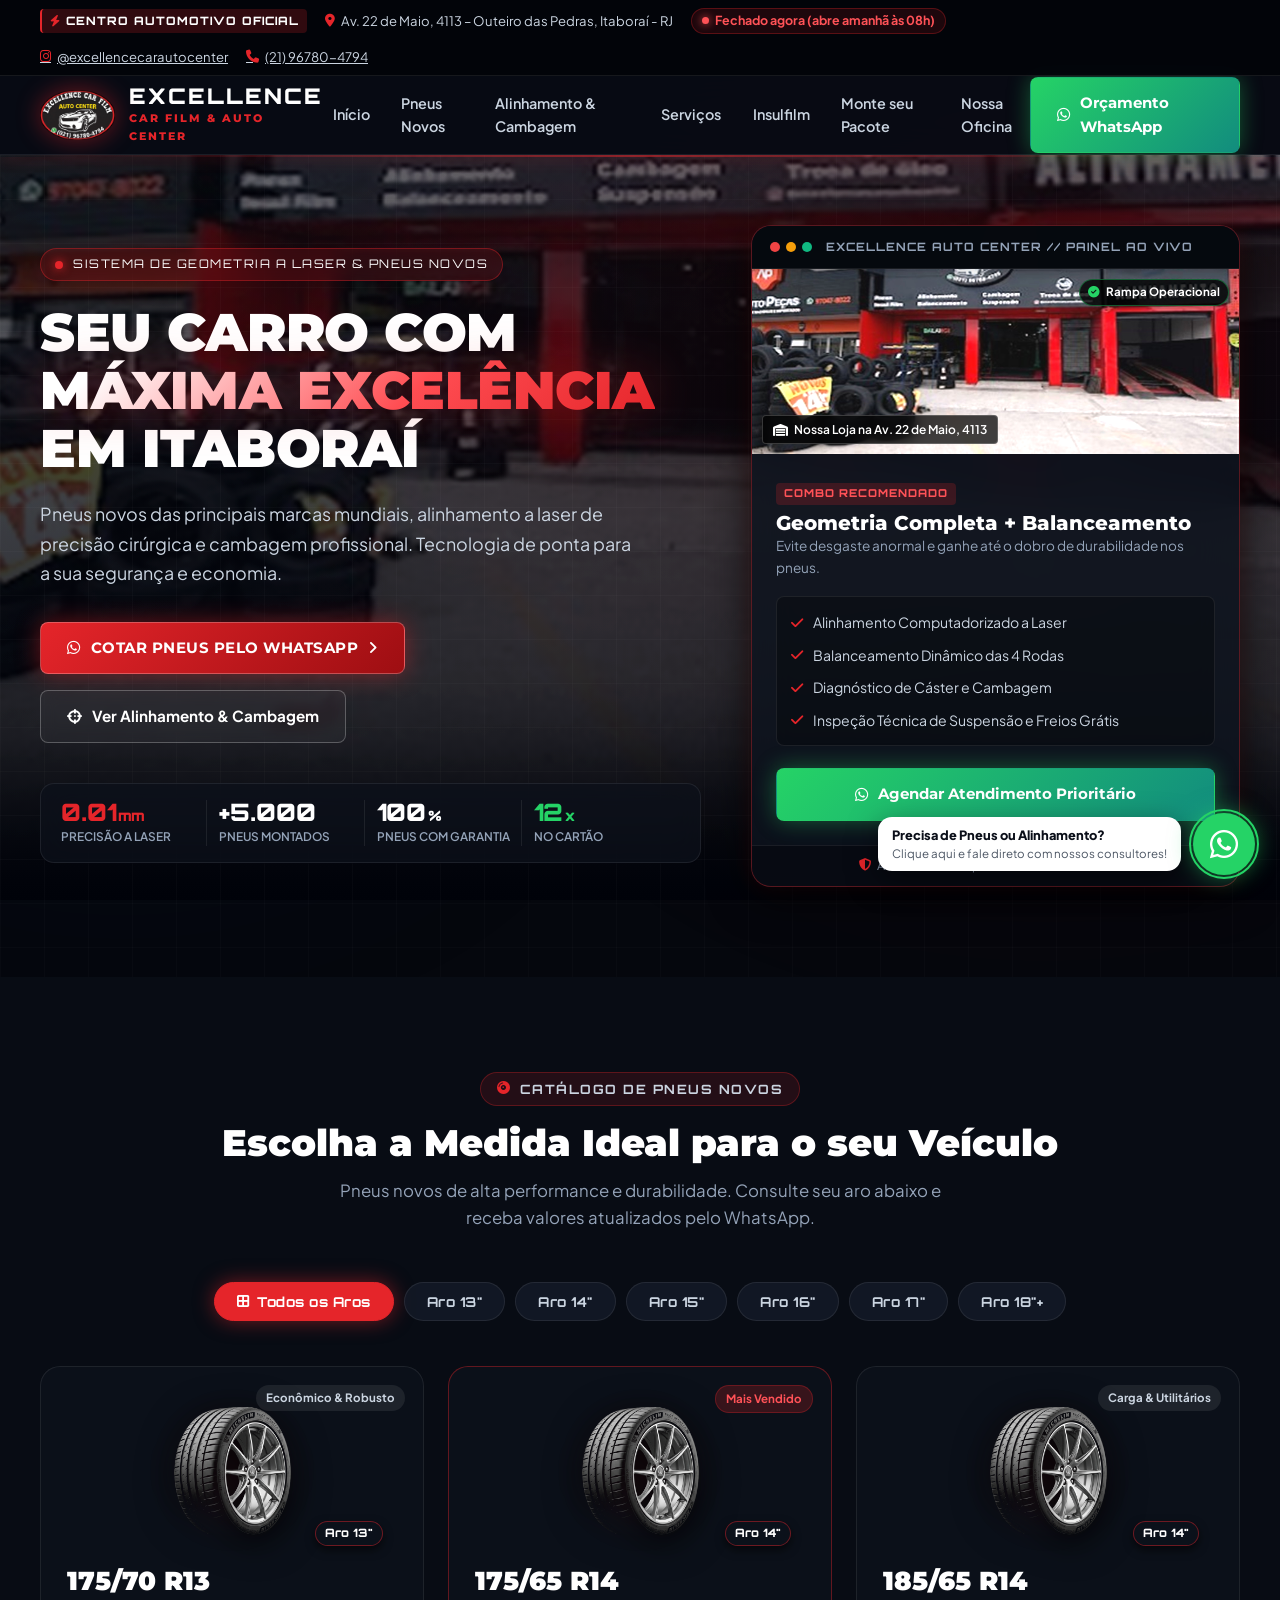
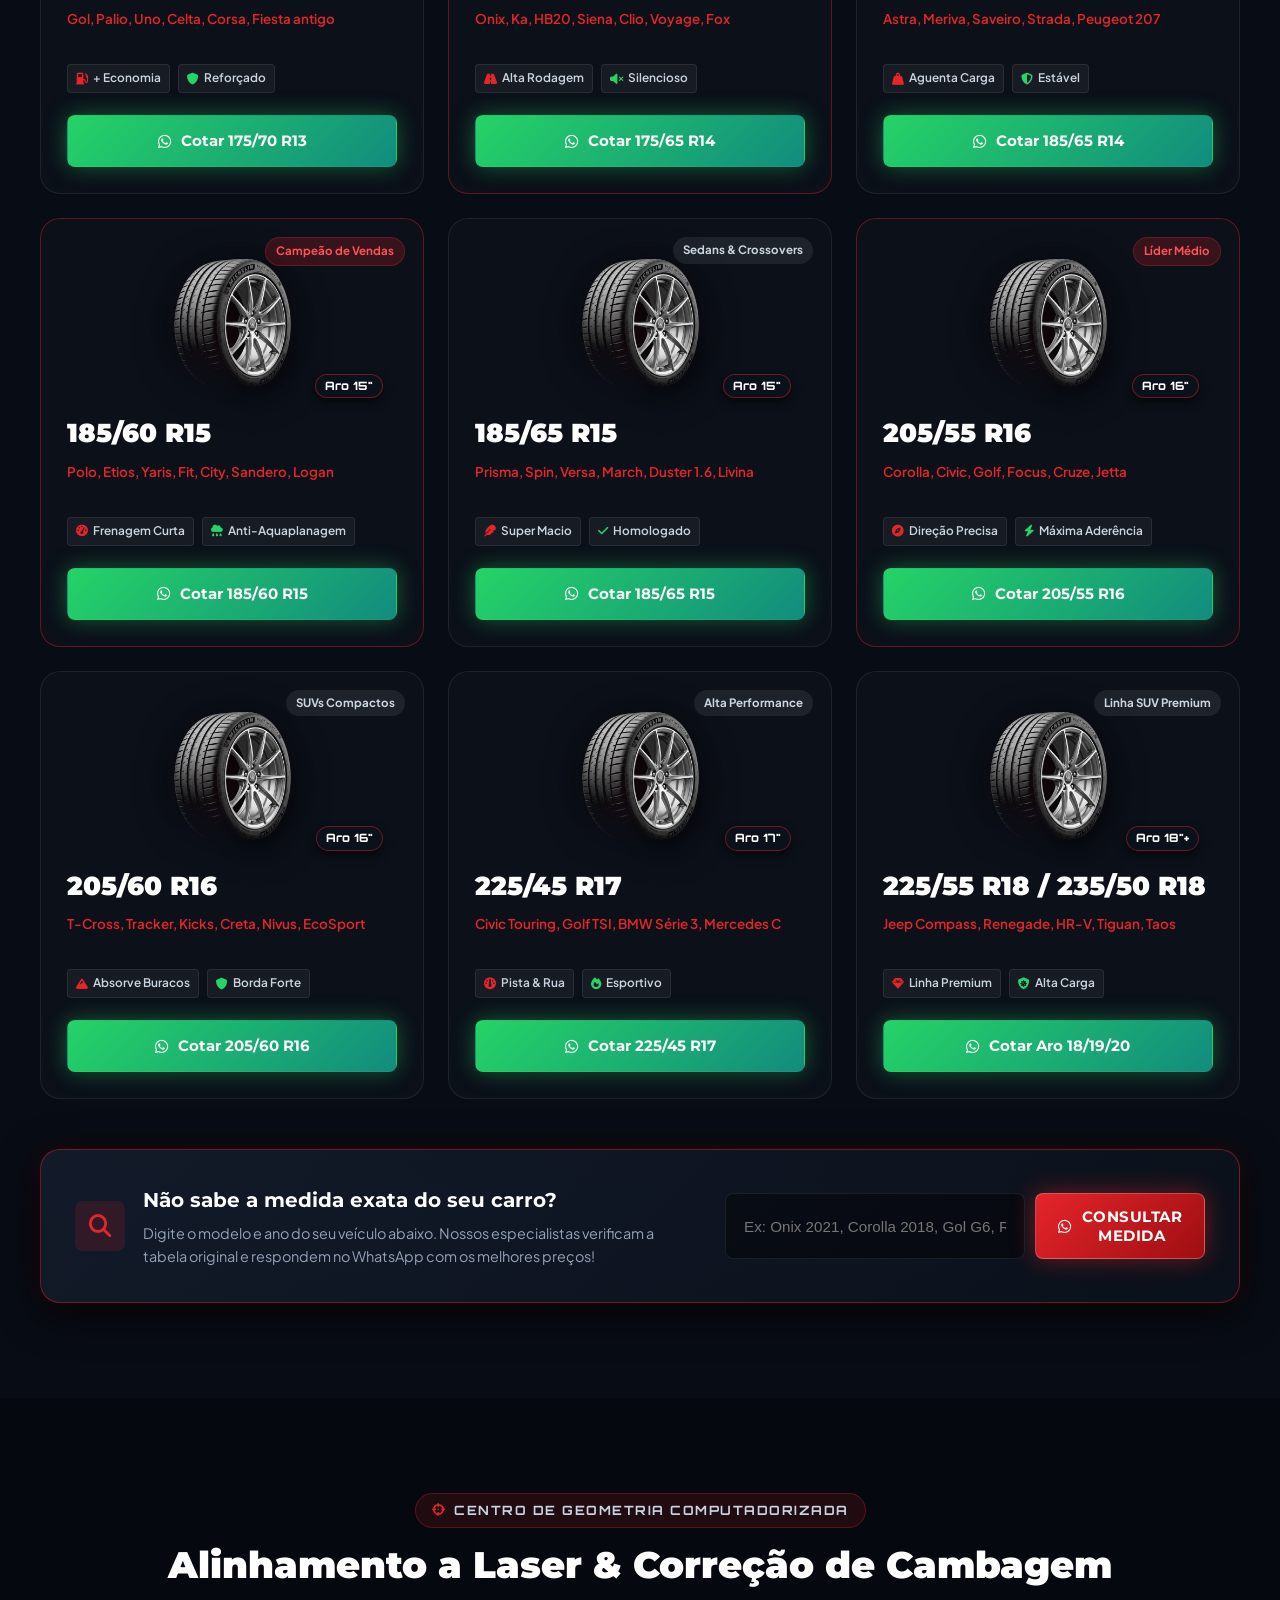
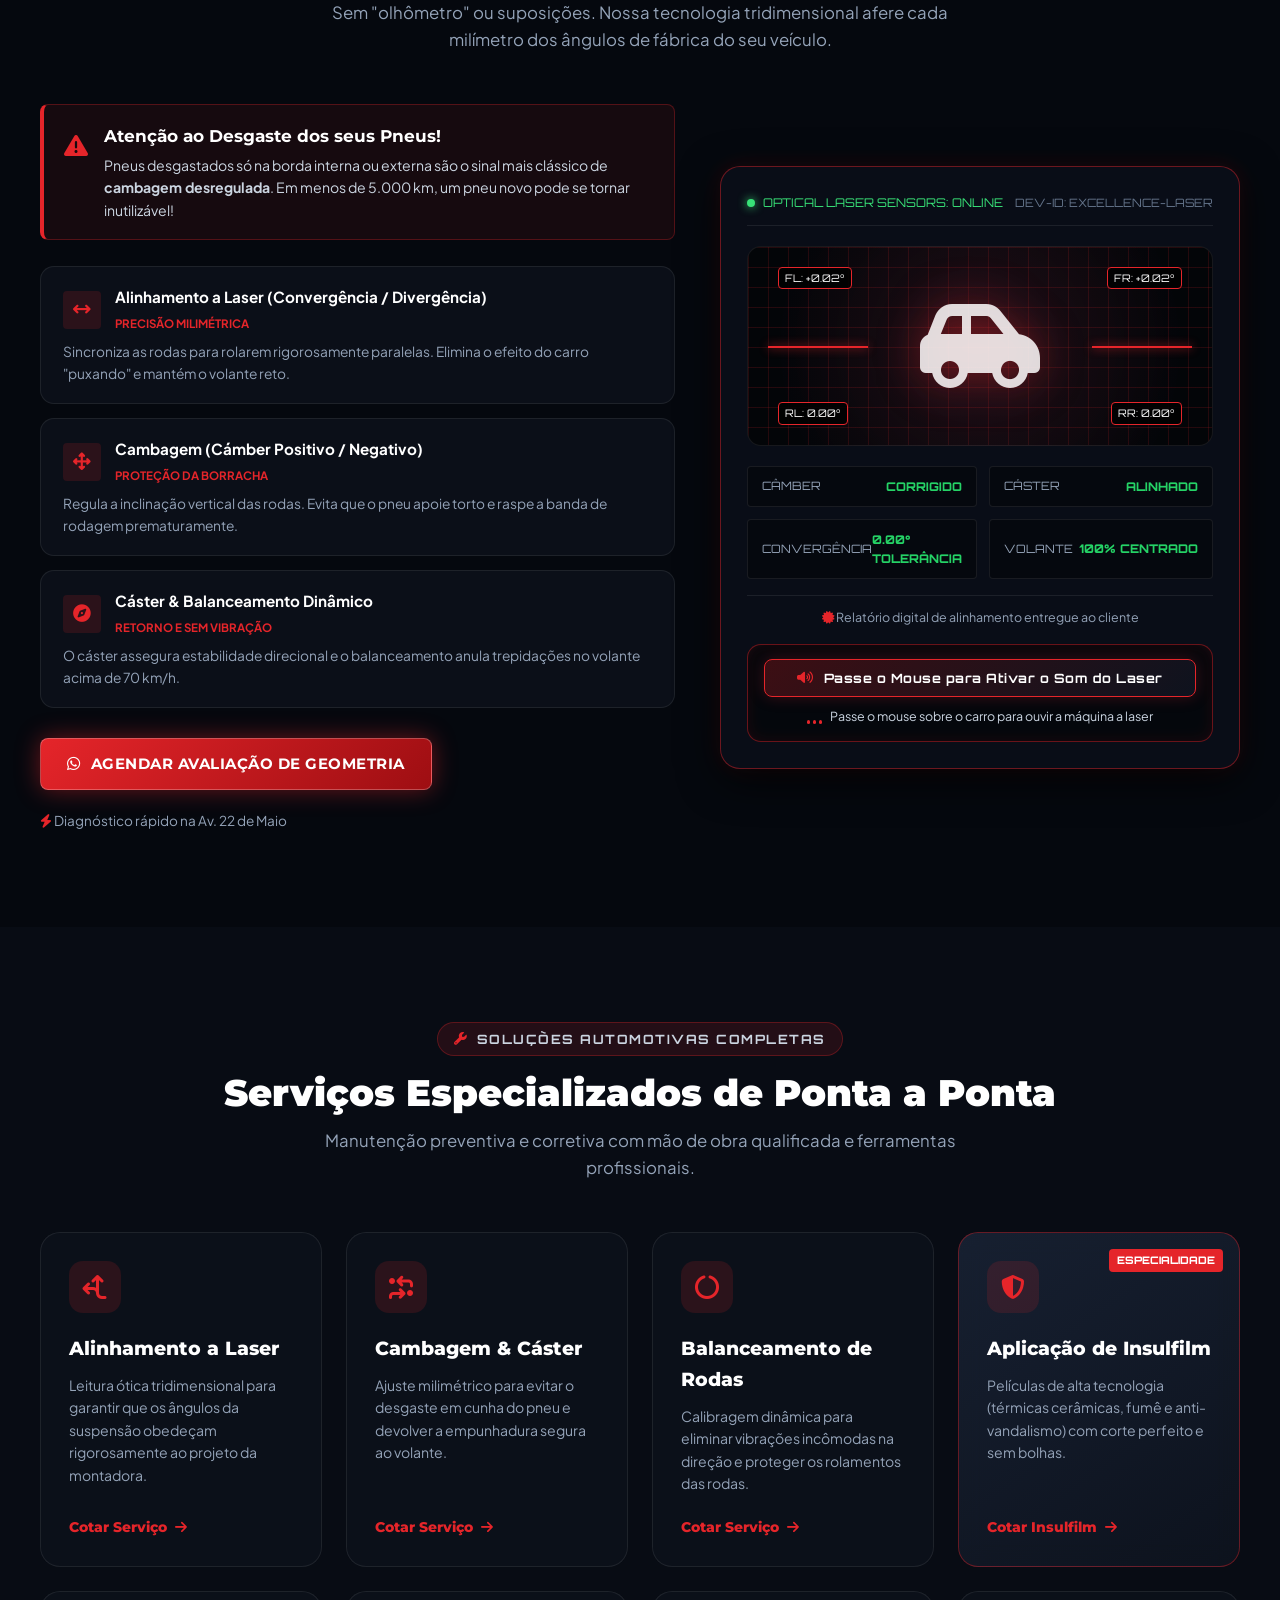
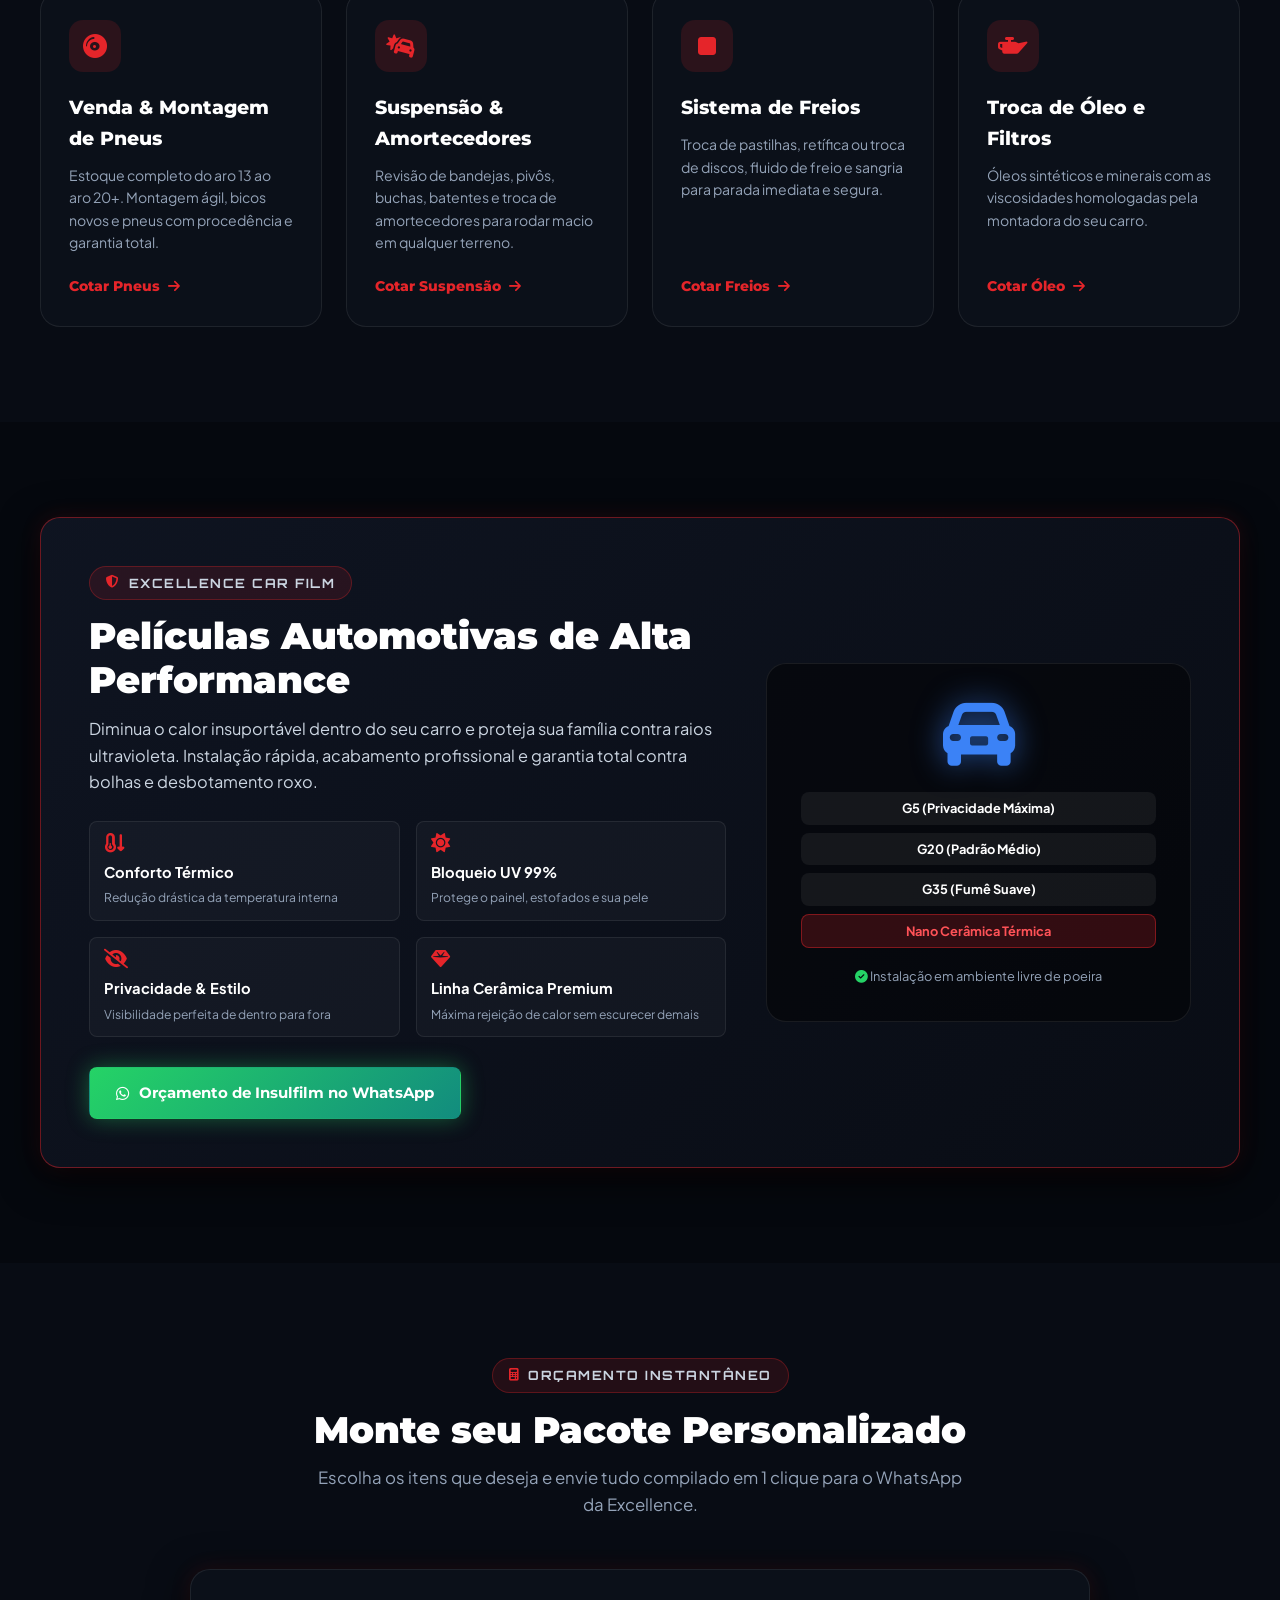
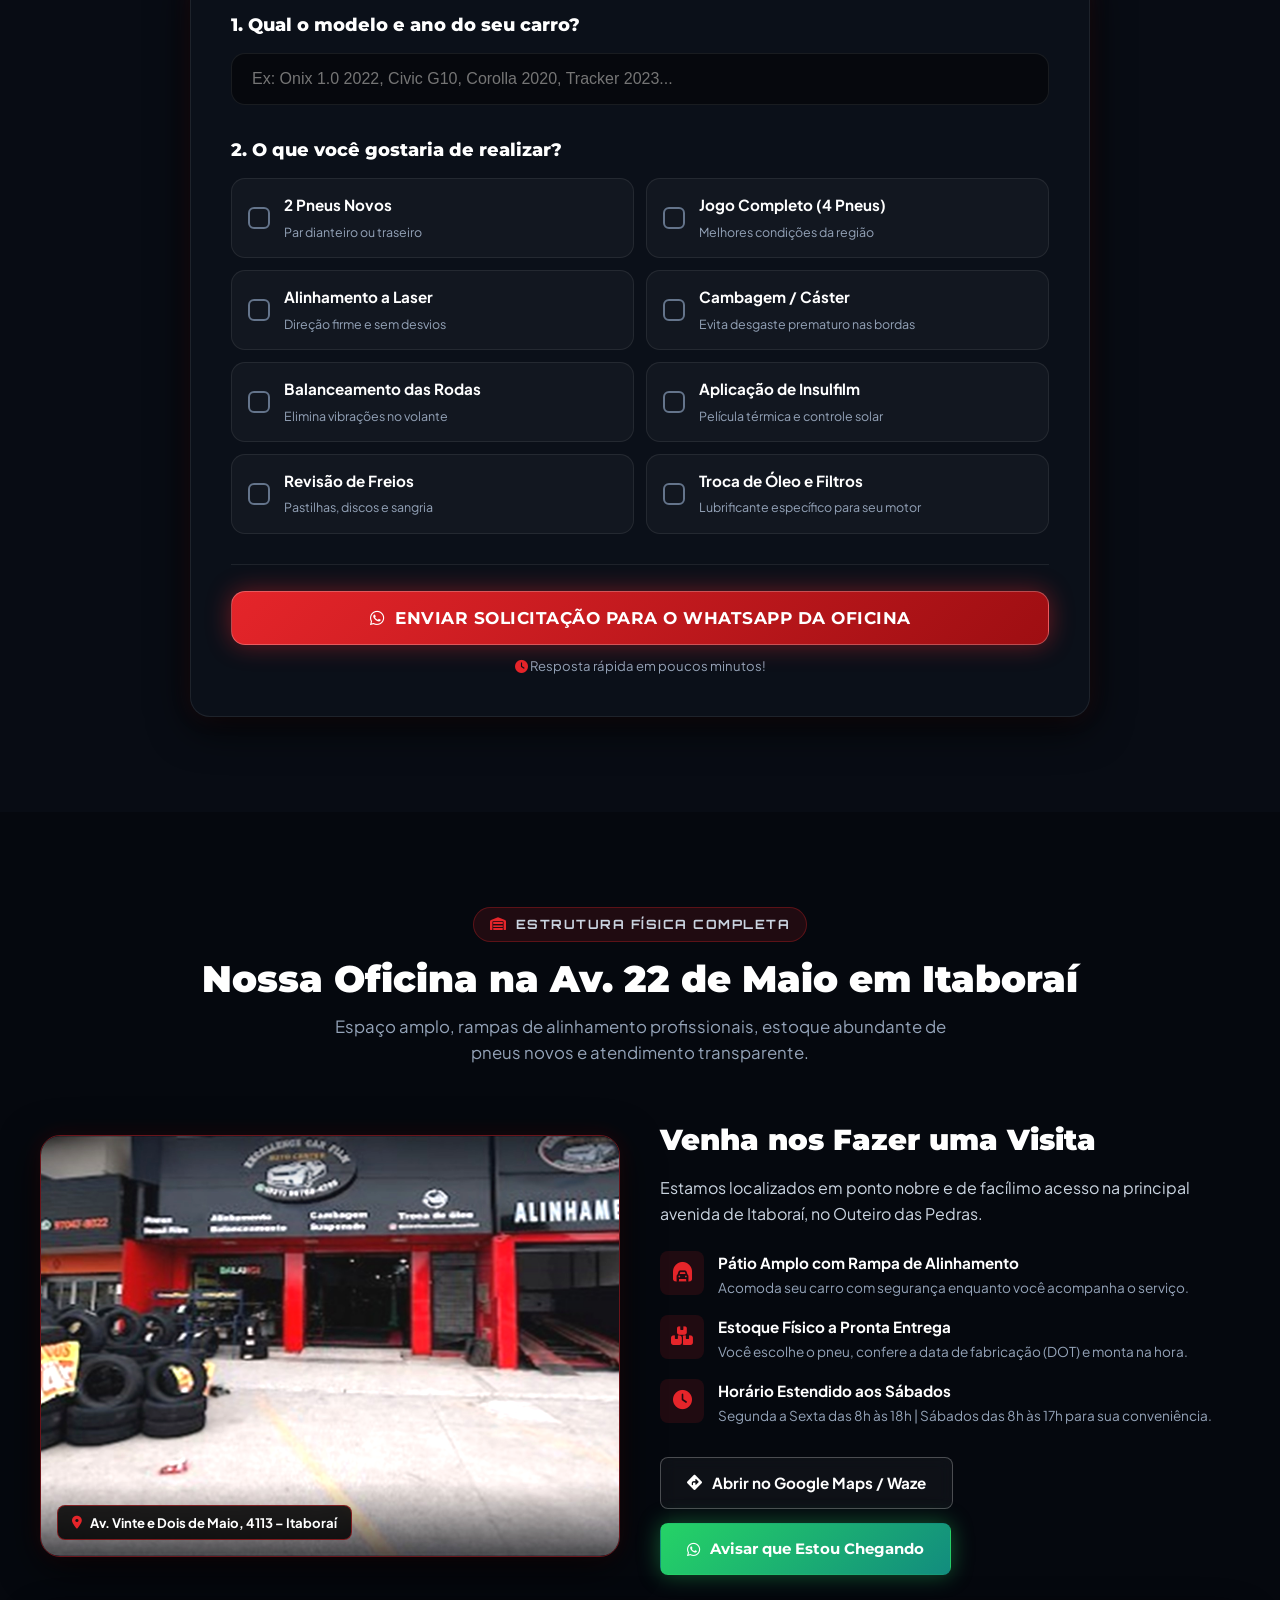
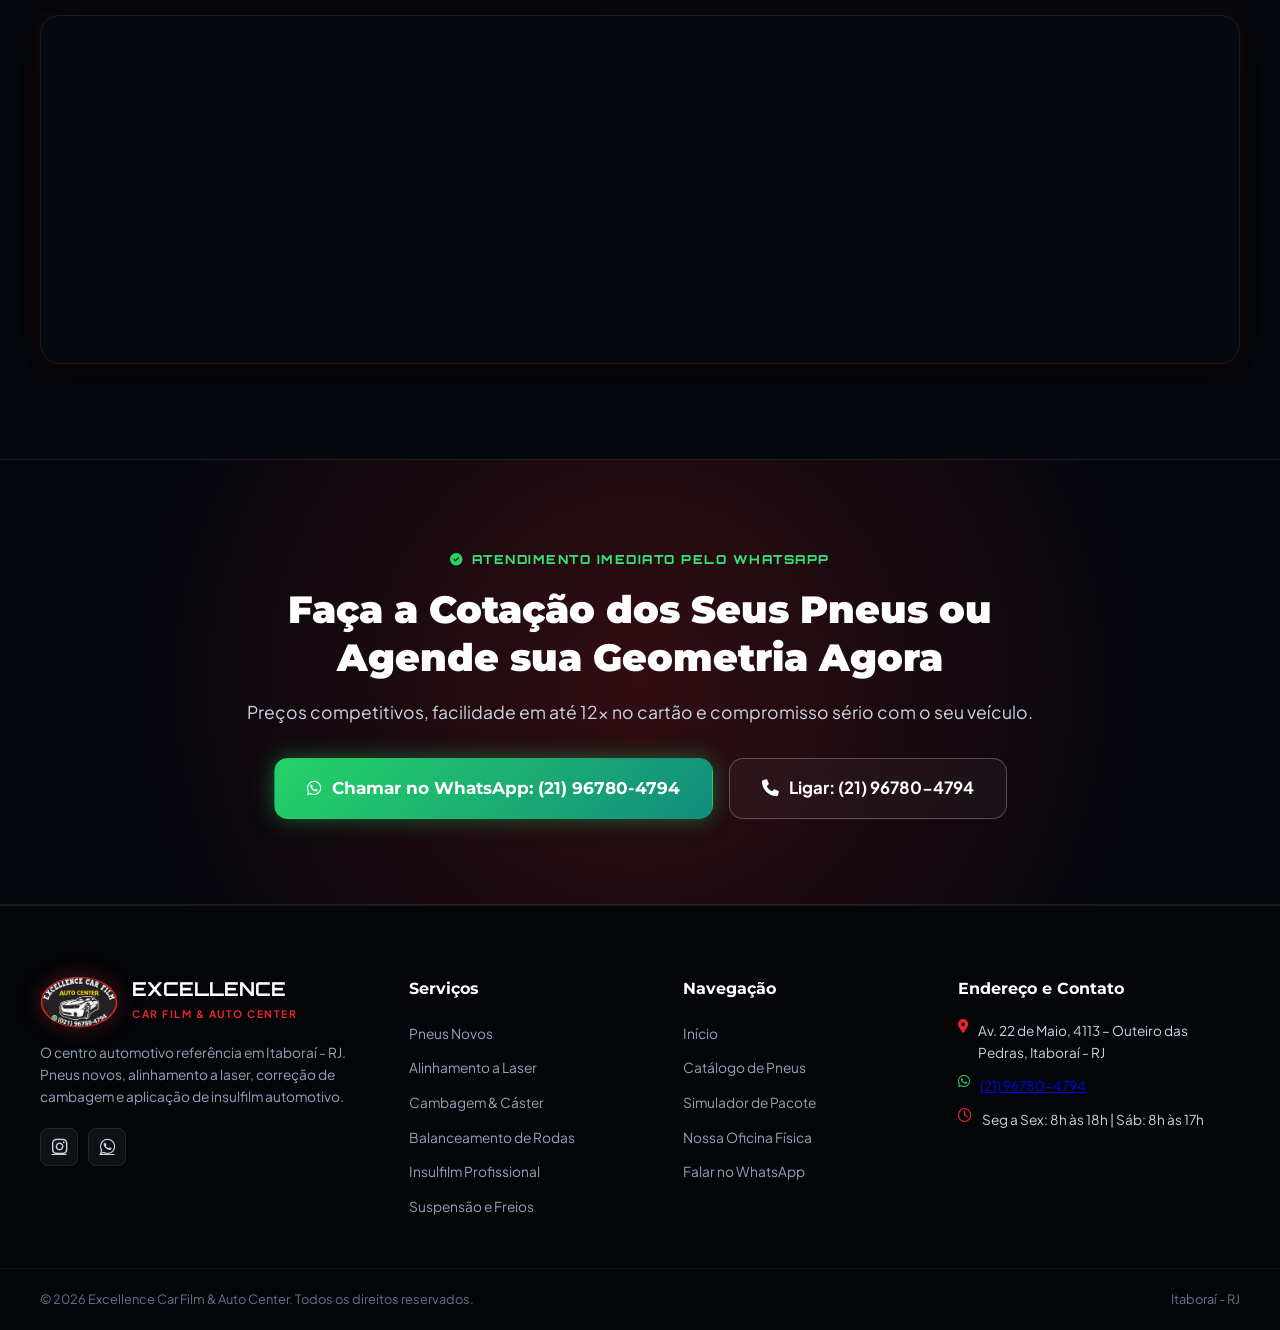
<file: indexdesativado.html>
<!DOCTYPE html>
<html lang="pt-BR" class="scroll-smooth">
<head>
  <meta charset="UTF-8">
  <meta name="viewport" content="width=device-width, initial-scale=1.0">
  <title>Excellence Car Film & Auto Center | Pneus Novos, Alinhamento e Cambagem em Itaboraí - RJ</title>
  <meta name="description" content="Pneus novos a pronta entrega, alinhamento a laser computadorizado, cambagem de alta precisão e insulfilm profissional em Itaboraí - RJ. Faça seu orçamento no WhatsApp!">
  <meta name="keywords" content="pneus itaborai, alinhamento itaborai, alinhamento a laser itaborai, cambagem itaborai, auto center itaborai, insulfilm itaborai, excellence auto center, loja de pneus itaborai">

  <!-- Open Graph -->
  <meta property="og:title" content="Excellence Car Film & Auto Center | Pneus e Geometria em Itaboraí">
  <meta property="og:description" content="Pneus novos com garantia, alinhamento a laser e cambagem precisa. Solicite orçamento rápido!">
  <meta property="og:image" content="assets/facade-restyle.jpg">

  <!-- Favicon -->
  <link rel="icon" type="image/png" href="assets/logo.png">

  <!-- Google Fonts: Orbitron & Montserrat & Plus Jakarta Sans -->
  <link rel="preconnect" href="https://fonts.googleapis.com">
  <link rel="preconnect" href="https://fonts.gstatic.com" crossorigin>
  <link href="https://fonts.googleapis.com/css2?family=Montserrat:ital,wght@0,400;0,600;0,700;0,800;0,900;1,800;1,900&family=Orbitron:wght@600;700;800;900&family=Plus+Jakarta+Sans:wght@300;400;500;600;700;800&display=swap" rel="stylesheet">

  <!-- Font Awesome Icons -->
  <link rel="stylesheet" href="https://cdnjs.cloudflare.com/ajax/libs/font-awesome/6.5.1/css/all.min.css">

  <link rel="stylesheet" href="styles.css?v=3.0">
</head>
<body class="cyber-auto-theme">

  <!-- Ambient Light Effects -->
  <div class="ambient-glow ambient-red"></div>
  <div class="ambient-glow ambient-cyan"></div>

  <!-- Top Announcement Bar (HUD Style) -->
  <aside class="hud-topbar" aria-label="Informações da Loja">
    <div class="container hud-topbar-inner">
      <div class="top-left">
        <span class="hud-badge-tag"><i class="fa-solid fa-bolt text-red"></i> CENTRO AUTOMOTIVO OFICIAL</span>
        <div class="top-info-item">
          <i class="fa-solid fa-location-dot text-red"></i>
          <span>Av. 22 de Maio, 4113 – Outeiro das Pedras, Itaboraí - RJ</span>
        </div>
        <div class="status-live-chip" id="live-status">
          <span class="pulse-dot"></span>
          <span id="status-text">Verificando atendimento...</span>
        </div>
      </div>
      <div class="top-right">
        <a href="https://www.instagram.com/excellencecarautocenter" target="_blank" rel="noopener noreferrer" class="hud-link" title="Instagram Oficial">
          <i class="fa-brands fa-instagram text-red"></i>
          <span>@excellencecarautocenter</span>
        </a>
        <a href="tel:21967804794" class="hud-link phone-link">
          <i class="fa-solid fa-phone text-red"></i>
          <span>(21) 96780-4794</span>
        </a>
      </div>
    </div>
  </aside>

  <!-- High-Tech Sticky Header -->
  <header class="cyber-header" id="header">
    <div class="container header-content">
      <a href="#inicio" class="cyber-brand" aria-label="Excellence Car Auto Center">
        <div class="brand-oval-box">
          <img src="assets/logo.png" alt="Excellence Car Film Auto Center Oficial" class="brand-oval-logo">
        </div>
        <div class="brand-titles">
          <span class="brand-name">EXCELLENCE</span>
          <span class="brand-sub">CAR FILM & AUTO CENTER</span>
        </div>
      </a>

      <!-- Desktop Navigation -->
      <nav class="cyber-nav" id="main-nav">
        <ul class="nav-links">
          <li><a href="#inicio" class="nav-item active"><span class="nav-indicator"></span>Início</a></li>
          <li><a href="#pneus" class="nav-item"><span class="nav-indicator"></span>Pneus Novos</a></li>
          <li><a href="#geometria" class="nav-item"><span class="nav-indicator"></span>Alinhamento & Cambagem</a></li>
          <li><a href="#servicos" class="nav-item"><span class="nav-indicator"></span>Serviços</a></li>
          <li><a href="#insulfilm" class="nav-item"><span class="nav-indicator"></span>Insulfilm</a></li>
          <li><a href="#simulador" class="nav-item"><span class="nav-indicator"></span>Monte seu Pacote</a></li>
          <li><a href="#oficina" class="nav-item"><span class="nav-indicator"></span>Nossa Oficina</a></li>
        </ul>
      </nav>

      <!-- Header Actions -->
      <div class="header-cta-group">
        <a href="https://wa.me/5521967804794?text=Ol%C3%A1!%20Vim%20pelo%20site%20e%20gostaria%20de%20um%20or%C3%A7amento%20de%20pneus%20e%20servi%C3%A7os." target="_blank" rel="noopener noreferrer" class="btn btn-hud-whatsapp">
          <i class="fa-brands fa-whatsapp"></i>
          <span>Orçamento WhatsApp</span>
        </a>
        <button class="menu-burger" id="mobile-toggle" aria-label="Abrir Menu">
          <span></span><span></span><span></span>
        </button>
      </div>
    </div>
  </header>

  <!-- Mobile Drawer Menu -->
  <div class="cyber-drawer" id="mobile-drawer">
    <div class="drawer-top">
      <div class="drawer-brand-wrap">
        <img src="assets/logo.png" alt="Excellence Logo" class="drawer-oval-logo">
        <div>
          <strong>EXCELLENCE</strong>
          <small>AUTO CENTER</small>
        </div>
      </div>
      <button class="drawer-close-btn" id="drawer-close" aria-label="Fechar">
        <i class="fa-solid fa-xmark"></i>
      </button>
    </div>

    <ul class="drawer-nav-list">
      <li><a href="#inicio" class="drawer-item"><i class="fa-solid fa-house text-red"></i> Início</a></li>
      <li><a href="#pneus" class="drawer-item"><i class="fa-solid fa-circle-dot text-red"></i> Pneus Novos</a></li>
      <li><a href="#geometria" class="drawer-item"><i class="fa-solid fa-crosshairs text-red"></i> Alinhamento a Laser & Cambagem</a></li>
      <li><a href="#servicos" class="drawer-item"><i class="fa-solid fa-screwdriver-wrench text-red"></i> Serviços Gerais</a></li>
      <li><a href="#insulfilm" class="drawer-item"><i class="fa-solid fa-shield-halved text-red"></i> Películas de Insulfilm</a></li>
      <li><a href="#simulador" class="drawer-item"><i class="fa-solid fa-calculator text-red"></i> Simulador de Pacote</a></li>
      <li><a href="#oficina" class="drawer-item"><i class="fa-solid fa-warehouse text-red"></i> Nossa Oficina em Itaboraí</a></li>
    </ul>

    <div class="drawer-cta-bottom">
      <a href="https://wa.me/5521967804794?text=Ol%C3%A1!%20Vim%20pelo%20site%20da%20Excellence%20Car." target="_blank" class="btn btn-hud-whatsapp w-full">
        <i class="fa-brands fa-whatsapp"></i> Falar Agora no WhatsApp
      </a>
      <p class="drawer-address"><i class="fa-solid fa-location-dot text-red"></i> Av. 22 de Maio, 4113 – Itaboraí - RJ</p>
    </div>
  </div>
  <div class="cyber-drawer-backdrop" id="drawer-overlay"></div>

  <!-- HERO SECTION WITH RESTYLED REAL STORE FACADE BACKGROUND -->
  <section class="cyber-hero" id="inicio">
    <div class="hero-facade-backdrop"></div>
    <div class="hero-tech-grid"></div>
    <div class="hero-scanner-line"></div>

    <div class="container hero-layout">
      <!-- Left Column: High-Impact Automotive Pitch -->
      <div class="hero-left">
        <div class="hero-hud-pill">
          <span class="laser-dot"></span>
          <span>SISTEMA DE GEOMETRIA A LASER & PNEUS NOVOS</span>
        </div>

        <h1 class="hero-glitch-title">
          SEU CARRO COM <br>
          <span class="text-gradient-laser">MÁXIMA EXCELÊNCIA</span><br>
          EM ITABORAÍ
        </h1>

        <p class="hero-lead">
          Pneus novos das principais marcas mundiais, alinhamento a laser de precisão cirúrgica e cambagem profissional. Tecnologia de ponta para a sua segurança e economia.
        </p>

        <div class="hero-action-buttons">
          <a href="https://wa.me/5521967804794?text=Ol%C3%A1!%20Gostaria%20de%20cotar%20pneus%20novos%20e%20alinhamento%20na%20Excellence." target="_blank" rel="noopener noreferrer" class="btn btn-neon-red">
            <i class="fa-brands fa-whatsapp"></i>
            <span>Cotar Pneus pelo WhatsApp</span>
            <i class="fa-solid fa-angle-right"></i>
          </a>
          <a href="#geometria" class="btn btn-glass-outline">
            <i class="fa-solid fa-crosshairs"></i>
            <span>Ver Alinhamento & Cambagem</span>
          </a>
        </div>

        <!-- Metric Badges Strip -->
        <div class="hero-metrics-strip">
          <div class="metric-card">
            <div class="metric-val text-red">0.01<span class="unit">mm</span></div>
            <div class="metric-label">Precisão a Laser</div>
          </div>
          <div class="metric-card">
            <div class="metric-val text-white">+5.000</div>
            <div class="metric-label">Pneus Montados</div>
          </div>
          <div class="metric-card">
            <div class="metric-val text-white">100<span class="unit">%</span></div>
            <div class="metric-label">Pneus com Garantia</div>
          </div>
          <div class="metric-card">
            <div class="metric-val text-green">12<span class="unit">x</span></div>
            <div class="metric-label">No Cartão</div>
          </div>
        </div>
      </div>

      <!-- Right Column: Glassmorphic Facade & Service Quick Card -->
      <div class="hero-right">
        <div class="glass-terminal-card">
          <div class="terminal-header">
            <div class="terminal-dots">
              <span class="dot dot-red"></span>
              <span class="dot dot-yellow"></span>
              <span class="dot dot-green"></span>
            </div>
            <span class="terminal-title">EXCELLENCE AUTO CENTER // PAINEL AO VIVO</span>
          </div>

          <!-- Featured Facade Snapshot Inside Terminal -->
          <div class="terminal-facade-preview interactive-brighten-box">
            <img src="assets/facade-restyle.jpg" alt="Fachada Excellence Car Film Auto Center Itaboraí" class="terminal-facade-img">
            <div class="facade-overlay-tag">
              <i class="fa-solid fa-warehouse"></i>
              <span>Nossa Loja na Av. 22 de Maio, 4113</span>
            </div>
            <div class="facade-status-badge">
              <i class="fa-solid fa-circle-check text-green"></i> Rampa Operacional
            </div>
          </div>

          <div class="terminal-body">
            <div class="terminal-combo-header">
              <span class="cyber-badge-sm">COMBO RECOMENDADO</span>
              <h4>Geometria Completa + Balanceamento</h4>
              <p>Evite desgaste anormal e ganhe até o dobro de durabilidade nos pneus.</p>
            </div>

            <ul class="terminal-check-list">
              <li><i class="fa-solid fa-check text-red"></i> <span>Alinhamento Computadorizado a Laser</span></li>
              <li><i class="fa-solid fa-check text-red"></i> <span>Balanceamento Dinâmico das 4 Rodas</span></li>
              <li><i class="fa-solid fa-check text-red"></i> <span>Diagnóstico de Cáster e Cambagem</span></li>
              <li><i class="fa-solid fa-check text-red"></i> <span>Inspeção Técnica de Suspensão e Freios Grátis</span></li>
            </ul>

            <div class="terminal-cta-box">
              <a href="https://wa.me/5521967804794?text=Ol%C3%A1!%20Gostaria%20de%20agendar%20o%20Combo%20de%20Alinhamento%20e%20Balanceamento%20na%20Excellence." target="_blank" class="btn btn-hud-whatsapp w-full">
                <i class="fa-brands fa-whatsapp"></i> Agendar Atendimento Prioritário
              </a>
            </div>
          </div>

          <div class="terminal-footer">
            <i class="fa-solid fa-shield-halved text-red"></i> Atendimento Rápido e Sem Filas em Itaboraí
          </div>
        </div>
      </div>
    </div>
  </section>

  <!-- PNEUS SECTION (CATÁLOGO COM IMAGENS REAIS DE PNEU & FILTRO DINÂMICO) -->
  <section class="cyber-section section-pneus" id="pneus">
    <div class="container">
      <div class="cyber-section-header text-center">
        <div class="section-kicker"><i class="fa-solid fa-compact-disc text-red"></i> CATÁLOGO DE PNEUS NOVOS</div>
        <h2 class="section-headline">Escolha a Medida Ideal para o seu Veículo</h2>
        <p class="section-subtext">Pneus novos de alta performance e durabilidade. Consulte seu aro abaixo e receba valores atualizados pelo WhatsApp.</p>
      </div>

      <!-- Rim Filter Buttons (HUD Tabs) -->
      <div class="hud-filter-bar">
        <button class="hud-filter-btn active" data-rim="all"><i class="fa-solid fa-border-all"></i> Todos os Aros</button>
        <button class="hud-filter-btn" data-rim="13">Aro 13"</button>
        <button class="hud-filter-btn" data-rim="14">Aro 14"</button>
        <button class="hud-filter-btn" data-rim="15">Aro 15"</button>
        <button class="hud-filter-btn" data-rim="16">Aro 16"</button>
        <button class="hud-filter-btn" data-rim="17">Aro 17"</button>
        <button class="hud-filter-btn" data-rim="18">Aro 18"+</button>
      </div>

      <!-- Grid de Pneus com Imagens Reais de Pneu -->
      <div class="cyber-tires-grid" id="tires-grid">
        <!-- Pneu 1: Aro 13 -->
        <div class="cyber-tire-card" data-rim="13">
          <div class="tire-card-glow"></div>
          <div class="tire-top-tag">Econômico & Robusto</div>
          
          <!-- Local com a Imagem Real do Pneu -->
          <div class="tire-real-container">
            <div class="tire-img-glow"></div>
            <img src="assets/tire.png" alt="Pneu 175/70 R13" class="tire-product-img">
            <span class="rim-badge-floating">Aro 13"</span>
          </div>

          <div class="tire-meta">
            <h3 class="tire-size">175/70 R13</h3>
            <span class="tire-cars">Gol, Palio, Uno, Celta, Corsa, Fiesta antigo</span>
            <div class="tire-specs-row">
              <span class="spec-tag"><i class="fa-solid fa-gas-pump text-red"></i> + Economia</span>
              <span class="spec-tag"><i class="fa-solid fa-shield text-green"></i> Reforçado</span>
            </div>
          </div>
          <div class="tire-footer-action">
            <a href="https://wa.me/5521967804794?text=Ol%C3%A1!%20Gostaria%20de%20saber%20valores%20para%20o%20pneu%20175/70%20R13%20na%20Excellence." target="_blank" class="btn btn-hud-whatsapp w-full">
              <i class="fa-brands fa-whatsapp"></i> Cotar 175/70 R13
            </a>
          </div>
        </div>

        <!-- Pneu 2: Aro 14 -->
        <div class="cyber-tire-card featured" data-rim="14">
          <div class="tire-card-glow"></div>
          <div class="tire-top-tag popular">Mais Vendido</div>
          
          <div class="tire-real-container">
            <div class="tire-img-glow"></div>
            <img src="assets/tire.png" alt="Pneu 175/65 R14" class="tire-product-img">
            <span class="rim-badge-floating">Aro 14"</span>
          </div>

          <div class="tire-meta">
            <h3 class="tire-size">175/65 R14</h3>
            <span class="tire-cars">Onix, Ka, HB20, Siena, Clio, Voyage, Fox</span>
            <div class="tire-specs-row">
              <span class="spec-tag"><i class="fa-solid fa-road text-red"></i> Alta Rodagem</span>
              <span class="spec-tag"><i class="fa-solid fa-volume-xmark text-green"></i> Silencioso</span>
            </div>
          </div>
          <div class="tire-footer-action">
            <a href="https://wa.me/5521967804794?text=Ol%C3%A1!%20Gostaria%20de%20saber%20valores%20para%20o%20pneu%20175/65%20R14%20na%20Excellence." target="_blank" class="btn btn-hud-whatsapp w-full">
              <i class="fa-brands fa-whatsapp"></i> Cotar 175/65 R14
            </a>
          </div>
        </div>

        <!-- Pneu 3: Aro 14 Carga -->
        <div class="cyber-tire-card" data-rim="14">
          <div class="tire-card-glow"></div>
          <div class="tire-top-tag">Carga & Utilitários</div>
          
          <div class="tire-real-container">
            <div class="tire-img-glow"></div>
            <img src="assets/tire.png" alt="Pneu 185/65 R14" class="tire-product-img">
            <span class="rim-badge-floating">Aro 14"</span>
          </div>

          <div class="tire-meta">
            <h3 class="tire-size">185/65 R14</h3>
            <span class="tire-cars">Astra, Meriva, Saveiro, Strada, Peugeot 207</span>
            <div class="tire-specs-row">
              <span class="spec-tag"><i class="fa-solid fa-weight-hanging text-red"></i> Aguenta Carga</span>
              <span class="spec-tag"><i class="fa-solid fa-shield-halved text-green"></i> Estável</span>
            </div>
          </div>
          <div class="tire-footer-action">
            <a href="https://wa.me/5521967804794?text=Ol%C3%A1!%20Gostaria%20de%20saber%20valores%20para%20o%20pneu%20185/65%20R14%20na%20Excellence." target="_blank" class="btn btn-hud-whatsapp w-full">
              <i class="fa-brands fa-whatsapp"></i> Cotar 185/65 R14
            </a>
          </div>
        </div>

        <!-- Pneu 4: Aro 15 -->
        <div class="cyber-tire-card featured" data-rim="15">
          <div class="tire-card-glow"></div>
          <div class="tire-top-tag popular">Campeão de Vendas</div>
          
          <div class="tire-real-container">
            <div class="tire-img-glow"></div>
            <img src="assets/tire.png" alt="Pneu 185/60 R15" class="tire-product-img">
            <span class="rim-badge-floating">Aro 15"</span>
          </div>

          <div class="tire-meta">
            <h3 class="tire-size">185/60 R15</h3>
            <span class="tire-cars">Polo, Etios, Yaris, Fit, City, Sandero, Logan</span>
            <div class="tire-specs-row">
              <span class="spec-tag"><i class="fa-solid fa-gauge-high text-red"></i> Frenagem Curta</span>
              <span class="spec-tag"><i class="fa-solid fa-cloud-rain text-green"></i> Anti-Aquaplanagem</span>
            </div>
          </div>
          <div class="tire-footer-action">
            <a href="https://wa.me/5521967804794?text=Ol%C3%A1!%20Gostaria%20de%20saber%20valores%20para%20o%20pneu%20185/60%20R15%20na%20Excellence." target="_blank" class="btn btn-hud-whatsapp w-full">
              <i class="fa-brands fa-whatsapp"></i> Cotar 185/60 R15
            </a>
          </div>
        </div>

        <!-- Pneu 5: Aro 15 Sedans -->
        <div class="cyber-tire-card" data-rim="15">
          <div class="tire-card-glow"></div>
          <div class="tire-top-tag">Sedans & Crossovers</div>
          
          <div class="tire-real-container">
            <div class="tire-img-glow"></div>
            <img src="assets/tire.png" alt="Pneu 185/65 R15" class="tire-product-img">
            <span class="rim-badge-floating">Aro 15"</span>
          </div>

          <div class="tire-meta">
            <h3 class="tire-size">185/65 R15</h3>
            <span class="tire-cars">Prisma, Spin, Versa, March, Duster 1.6, Livina</span>
            <div class="tire-specs-row">
              <span class="spec-tag"><i class="fa-solid fa-feather text-red"></i> Super Macio</span>
              <span class="spec-tag"><i class="fa-solid fa-check text-green"></i> Homologado</span>
            </div>
          </div>
          <div class="tire-footer-action">
            <a href="https://wa.me/5521967804794?text=Ol%C3%A1!%20Gostaria%20de%20saber%20valores%20para%20o%20pneu%20185/65%20R15%20na%20Excellence." target="_blank" class="btn btn-hud-whatsapp w-full">
              <i class="fa-brands fa-whatsapp"></i> Cotar 185/65 R15
            </a>
          </div>
        </div>

        <!-- Pneu 6: Aro 16 -->
        <div class="cyber-tire-card featured" data-rim="16">
          <div class="tire-card-glow"></div>
          <div class="tire-top-tag popular">Líder Médio</div>
          
          <div class="tire-real-container">
            <div class="tire-img-glow"></div>
            <img src="assets/tire.png" alt="Pneu 205/55 R16" class="tire-product-img">
            <span class="rim-badge-floating">Aro 16"</span>
          </div>

          <div class="tire-meta">
            <h3 class="tire-size">205/55 R16</h3>
            <span class="tire-cars">Corolla, Civic, Golf, Focus, Cruze, Jetta</span>
            <div class="tire-specs-row">
              <span class="spec-tag"><i class="fa-solid fa-compass text-red"></i> Direção Precisa</span>
              <span class="spec-tag"><i class="fa-solid fa-bolt text-green"></i> Máxima Aderência</span>
            </div>
          </div>
          <div class="tire-footer-action">
            <a href="https://wa.me/5521967804794?text=Ol%C3%A1!%20Gostaria%20de%20saber%20valores%20para%20o%20pneu%20205/55%20R16%20na%20Excellence." target="_blank" class="btn btn-hud-whatsapp w-full">
              <i class="fa-brands fa-whatsapp"></i> Cotar 205/55 R16
            </a>
          </div>
        </div>

        <!-- Pneu 7: Aro 16 SUVs -->
        <div class="cyber-tire-card" data-rim="16">
          <div class="tire-card-glow"></div>
          <div class="tire-top-tag">SUVs Compactos</div>
          
          <div class="tire-real-container">
            <div class="tire-img-glow"></div>
            <img src="assets/tire.png" alt="Pneu 205/60 R16" class="tire-product-img">
            <span class="rim-badge-floating">Aro 16"</span>
          </div>

          <div class="tire-meta">
            <h3 class="tire-size">205/60 R16</h3>
            <span class="tire-cars">T-Cross, Tracker, Kicks, Creta, Nivus, EcoSport</span>
            <div class="tire-specs-row">
              <span class="spec-tag"><i class="fa-solid fa-mountain text-red"></i> Absorve Buracos</span>
              <span class="spec-tag"><i class="fa-solid fa-shield text-green"></i> Borda Forte</span>
            </div>
          </div>
          <div class="tire-footer-action">
            <a href="https://wa.me/5521967804794?text=Ol%C3%A1!%20Gostaria%20de%20saber%20valores%20para%20o%20pneu%20205/60%20R16%20na%20Excellence." target="_blank" class="btn btn-hud-whatsapp w-full">
              <i class="fa-brands fa-whatsapp"></i> Cotar 205/60 R16
            </a>
          </div>
        </div>

        <!-- Pneu 8: Aro 17 -->
        <div class="cyber-tire-card" data-rim="17">
          <div class="tire-card-glow"></div>
          <div class="tire-top-tag">Alta Performance</div>
          
          <div class="tire-real-container">
            <div class="tire-img-glow"></div>
            <img src="assets/tire.png" alt="Pneu 225/45 R17" class="tire-product-img">
            <span class="rim-badge-floating">Aro 17"</span>
          </div>

          <div class="tire-meta">
            <h3 class="tire-size">225/45 R17</h3>
            <span class="tire-cars">Civic Touring, Golf TSI, BMW Série 3, Mercedes C</span>
            <div class="tire-specs-row">
              <span class="spec-tag"><i class="fa-solid fa-gauge text-red"></i> Pista & Rua</span>
              <span class="spec-tag"><i class="fa-solid fa-fire text-green"></i> Esportivo</span>
            </div>
          </div>
          <div class="tire-footer-action">
            <a href="https://wa.me/5521967804794?text=Ol%C3%A1!%20Gostaria%20de%20saber%20valores%20para%20o%20pneu%20225/45%20R17%20na%20Excellence." target="_blank" class="btn btn-hud-whatsapp w-full">
              <i class="fa-brands fa-whatsapp"></i> Cotar 225/45 R17
            </a>
          </div>
        </div>

        <!-- Pneu 9: Aro 18+ -->
        <div class="cyber-tire-card" data-rim="18">
          <div class="tire-card-glow"></div>
          <div class="tire-top-tag">Linha SUV Premium</div>
          
          <div class="tire-real-container">
            <div class="tire-img-glow"></div>
            <img src="assets/tire.png" alt="Pneu Aro 18/19/20" class="tire-product-img">
            <span class="rim-badge-floating">Aro 18"+</span>
          </div>

          <div class="tire-meta">
            <h3 class="tire-size">225/55 R18 / 235/50 R18</h3>
            <span class="tire-cars">Jeep Compass, Renegade, HR-V, Tiguan, Taos</span>
            <div class="tire-specs-row">
              <span class="spec-tag"><i class="fa-solid fa-gem text-red"></i> Linha Premium</span>
              <span class="spec-tag"><i class="fa-solid fa-shield-virus text-green"></i> Alta Carga</span>
            </div>
          </div>
          <div class="tire-footer-action">
            <a href="https://wa.me/5521967804794?text=Ol%C3%A1!%20Gostaria%20de%20saber%20valores%20para%20pneus%20Aro%2018/19/20%20na%20Excellence." target="_blank" class="btn btn-hud-whatsapp w-full">
              <i class="fa-brands fa-whatsapp"></i> Cotar Aro 18/19/20
            </a>
          </div>
        </div>
      </div>

      <!-- Quick Search Interactive Box -->
      <div class="cyber-search-wrapper">
        <div class="cyber-search-inner">
          <div class="search-text-side">
            <div class="hud-mini-icon"><i class="fa-solid fa-magnifying-glass text-red"></i></div>
            <div>
              <h3>Não sabe a medida exata do seu carro?</h3>
              <p>Digite o modelo e ano do seu veículo abaixo. Nossos especialistas verificam a tabela original e respondem no WhatsApp com os melhores preços!</p>
            </div>
          </div>
          <div class="search-input-side">
            <div class="cyber-input-wrap">
              <input type="text" id="quick-tire-car" placeholder="Ex: Onix 2021, Corolla 2018, Gol G6, Renegade..." class="cyber-input">
              <button type="button" id="btn-quick-consult" class="btn btn-neon-red">
                <i class="fa-brands fa-whatsapp"></i> <span>Consultar Medida</span>
              </button>
            </div>
          </div>
        </div>
      </div>
    </div>
  </section>

  <!-- GEOMETRIA: ALINHAMENTO A LASER & CAMBAGEM (INTERACTIVE HUD MODULE) -->
  <section class="cyber-section section-geometria" id="geometria">
    <div class="container">
      <div class="cyber-section-header text-center">
        <div class="section-kicker"><i class="fa-solid fa-crosshairs text-red"></i> CENTRO DE GEOMETRIA COMPUTADORIZADA</div>
        <h2 class="section-headline">Alinhamento a Laser & Correção de Cambagem</h2>
        <p class="section-subtext">Sem "olhômetro" ou suposições. Nossa tecnologia tridimensional afere cada milímetro dos ângulos de fábrica do seu veículo.</p>
      </div>

      <div class="geo-interactive-grid">
        <!-- Left: Technical Breakdown -->
        <div class="geo-details-column">
          <div class="geo-alert-panel">
            <div class="alert-icon-box"><i class="fa-solid fa-triangle-exclamation text-red"></i></div>
            <div class="alert-content">
              <h4>Atenção ao Desgaste dos seus Pneus!</h4>
              <p>Pneus desgastados só na borda interna ou externa são o sinal mais clássico de <strong>cambagem desregulada</strong>. Em menos de 5.000 km, um pneu novo pode se tornar inutilizável!</p>
            </div>
          </div>

          <div class="hud-angle-cards">
            <!-- Angle 1 -->
            <div class="angle-card">
              <div class="angle-header">
                <div class="angle-icon"><i class="fa-solid fa-arrows-left-right text-red"></i></div>
                <div>
                  <strong>Alinhamento a Laser (Convergência / Divergência)</strong>
                  <span class="angle-tag">Precisão Milimétrica</span>
                </div>
              </div>
              <p>Sincroniza as rodas para rolarem rigorosamente paralelas. Elimina o efeito do carro "puxando" e mantém o volante reto.</p>
            </div>

            <!-- Angle 2 -->
            <div class="angle-card">
              <div class="angle-header">
                <div class="angle-icon"><i class="fa-solid fa-arrows-up-down-left-right text-red"></i></div>
                <div>
                  <strong>Cambagem (Cámber Positivo / Negativo)</strong>
                  <span class="angle-tag">Proteção da Borracha</span>
                </div>
              </div>
              <p>Regula a inclinação vertical das rodas. Evita que o pneu apoie torto e raspe a banda de rodagem prematuramente.</p>
            </div>

            <!-- Angle 3 -->
            <div class="angle-card">
              <div class="angle-header">
                <div class="angle-icon"><i class="fa-solid fa-compass text-red"></i></div>
                <div>
                  <strong>Cáster & Balanceamento Dinâmico</strong>
                  <span class="angle-tag">Retorno e Sem Vibração</span>
                </div>
              </div>
              <p>O cáster assegura estabilidade direcional e o balanceamento anula trepidações no volante acima de 70 km/h.</p>
            </div>
          </div>

          <div class="geo-cta-row">
            <a href="https://wa.me/5521967804794?text=Ol%C3%A1!%20Gostaria%20de%20fazer%20uma%20avalia%C3%A7%C3%A3o%20de%20Alinhamento%20a%20Laser%20e%20Cambagem." target="_blank" class="btn btn-neon-red">
              <i class="fa-brands fa-whatsapp"></i> Agendar Avaliação de Geometria
            </a>
            <span class="quick-check-tag"><i class="fa-solid fa-bolt text-red"></i> Diagnóstico rápido na Av. 22 de Maio</span>
          </div>
        </div>

        <!-- Right: Interactive Laser HUD Visualizer -->
        <div class="geo-visual-column">
          <div class="hud-laser-display">
            <div class="laser-screen-header">
              <div class="hud-status">
                <span class="laser-pulse"></span>
                <span>OPTICAL LASER SENSORS: ONLINE</span>
              </div>
              <span class="hud-code">DEV-ID: EXCELLENCE-LASER</span>
            </div>

            <!-- Chassis Visual Simulation -->
            <div class="car-laser-simulation">
              <div class="laser-crosshair"></div>
              <div class="car-chassis-graphic">
                <i class="fa-solid fa-car-side chassis-icon"></i>
                <div class="laser-beam laser-front"></div>
                <div class="laser-beam laser-rear"></div>
                <div class="laser-target target-fl"><span>FL: +0.02°</span></div>
                <div class="laser-target target-fr"><span>FR: +0.02°</span></div>
                <div class="laser-target target-rl"><span>RL: 0.00°</span></div>
                <div class="laser-target target-rr"><span>RR: 0.00°</span></div>
              </div>
            </div>

            <!-- Parameters Grid -->
            <div class="laser-metrics-grid">
              <div class="l-metric">
                <span class="m-label">CÂMBER</span>
                <strong class="m-val text-green">CORRIGIDO</strong>
              </div>
              <div class="l-metric">
                <span class="m-label">CÁSTER</span>
                <strong class="m-val text-green">ALINHADO</strong>
              </div>
              <div class="l-metric">
                <span class="m-label">CONVERGÊNCIA</span>
                <strong class="m-val text-green">0.00° TOLERÂNCIA</strong>
              </div>
              <div class="l-metric">
                <span class="m-label">VOLANTE</span>
                <strong class="m-val text-green">100% CENTRADO</strong>
              </div>
            </div>

            <div class="laser-footer-note">
              <i class="fa-solid fa-certificate text-red"></i> Relatório digital de alinhamento entregue ao cliente
            </div>

            <!-- Interactive Sound Simulation Controller -->
            <div class="laser-audio-controller">
              <button type="button" id="btn-play-laser" class="btn btn-laser-audio">
                <i class="fa-solid fa-volume-high text-red"></i>
                <span id="laser-btn-text">Passe o Mouse para Ativar o Som do Laser</span>
              </button>
              <div class="laser-audio-status" id="laser-audio-status">
                <span class="sound-wave-icon">
                  <span class="bar bar-1"></span>
                  <span class="bar bar-2"></span>
                  <span class="bar bar-3"></span>
                </span>
                <span id="laser-status-msg">Passe o mouse sobre o carro para ouvir a máquina a laser</span>
              </div>
            </div>
          </div>
        </div>
      </div>
    </div>
  </section>

  <!-- SERVIÇOS GERAIS DA OFICINA -->
  <section class="cyber-section section-servicos" id="servicos">
    <div class="container">
      <div class="cyber-section-header text-center">
        <div class="section-kicker"><i class="fa-solid fa-wrench text-red"></i> SOLUÇÕES AUTOMOTIVAS COMPLETAS</div>
        <h2 class="section-headline">Serviços Especializados de Ponta a Ponta</h2>
        <p class="section-subtext">Manutenção preventiva e corretiva com mão de obra qualificada e ferramentas profissionais.</p>
      </div>

      <div class="cyber-services-grid">
        <!-- S1 -->
        <div class="cyber-service-box">
          <div class="service-box-icon"><i class="fa-solid fa-arrows-split-up-and-left"></i></div>
          <h3>Alinhamento a Laser</h3>
          <p>Leitura ótica tridimensional para garantir que os ângulos da suspensão obedeçam rigorosamente ao projeto da montadora.</p>
          <a href="https://wa.me/5521967804794?text=Ol%C3%A1!%20Gostaria%20de%20saber%20sobre%20Alinhamento%20a%20Laser." target="_blank" class="service-action-link">
            <span>Cotar Serviço</span> <i class="fa-solid fa-arrow-right"></i>
          </a>
        </div>

        <!-- S2 -->
        <div class="cyber-service-box">
          <div class="service-box-icon"><i class="fa-solid fa-arrows-turn-to-dots"></i></div>
          <h3>Cambagem & Cáster</h3>
          <p>Ajuste milimétrico para evitar o desgaste em cunha do pneu e devolver a empunhadura segura ao volante.</p>
          <a href="https://wa.me/5521967804794?text=Ol%C3%A1!%20Gostaria%20de%20saber%20sobre%20Cambagem%20e%20C%C3%A1ster." target="_blank" class="service-action-link">
            <span>Cotar Serviço</span> <i class="fa-solid fa-arrow-right"></i>
          </a>
        </div>

        <!-- S3 -->
        <div class="cyber-service-box">
          <div class="service-box-icon"><i class="fa-solid fa-circle-notch"></i></div>
          <h3>Balanceamento de Rodas</h3>
          <p>Calibragem dinâmica para eliminar vibrações incômodas na direção e proteger os rolamentos das rodas.</p>
          <a href="https://wa.me/5521967804794?text=Ol%C3%A1!%20Gostaria%20de%20saber%20sobre%20Balanceamento%20de%20Rodas." target="_blank" class="service-action-link">
            <span>Cotar Serviço</span> <i class="fa-solid fa-arrow-right"></i>
          </a>
        </div>

        <!-- S4 -->
        <div class="cyber-service-box featured-service">
          <span class="top-flag">Especialidade</span>
          <div class="service-box-icon"><i class="fa-solid fa-shield-halved"></i></div>
          <h3>Aplicação de Insulfilm</h3>
          <p>Películas de alta tecnologia (térmicas cerâmicas, fumê e anti-vandalismo) com corte perfeito e sem bolhas.</p>
          <a href="https://wa.me/5521967804794?text=Ol%C3%A1!%20Gostaria%20de%20um%20or%C3%A7amento%20de%20Insulfilm." target="_blank" class="service-action-link">
            <span>Cotar Insulfilm</span> <i class="fa-solid fa-arrow-right"></i>
          </a>
        </div>

        <!-- S5 -->
        <div class="cyber-service-box">
          <div class="service-box-icon"><i class="fa-solid fa-compact-disc"></i></div>
          <h3>Venda & Montagem de Pneus</h3>
          <p>Estoque completo do aro 13 ao aro 20+. Montagem ágil, bicos novos e pneus com procedência e garantia total.</p>
          <a href="https://wa.me/5521967804794?text=Ol%C3%A1!%20Gostaria%20de%20cotar%20Pneus%20Novos." target="_blank" class="service-action-link">
            <span>Cotar Pneus</span> <i class="fa-solid fa-arrow-right"></i>
          </a>
        </div>

        <!-- S6 -->
        <div class="cyber-service-box">
          <div class="service-box-icon"><i class="fa-solid fa-car-burst"></i></div>
          <h3>Suspensão & Amortecedores</h3>
          <p>Revisão de bandejas, pivôs, buchas, batentes e troca de amortecedores para rodar macio em qualquer terreno.</p>
          <a href="https://wa.me/5521967804794?text=Ol%C3%A1!%20Gostaria%20de%20revisar%20a%20Suspens%C3%A3o." target="_blank" class="service-action-link">
            <span>Cotar Suspensão</span> <i class="fa-solid fa-arrow-right"></i>
          </a>
        </div>

        <!-- S7 -->
        <div class="cyber-service-box">
          <div class="service-box-icon"><i class="fa-solid fa-stop"></i></div>
          <h3>Sistema de Freios</h3>
          <p>Troca de pastilhas, retífica ou troca de discos, fluido de freio e sangria para parada imediata e segura.</p>
          <a href="https://wa.me/5521967804794?text=Ol%C3%A1!%20Gostaria%20de%20revisar%20os%20Freios." target="_blank" class="service-action-link">
            <span>Cotar Freios</span> <i class="fa-solid fa-arrow-right"></i>
          </a>
        </div>

        <!-- S8 -->
        <div class="cyber-service-box">
          <div class="service-box-icon"><i class="fa-solid fa-oil-can"></i></div>
          <h3>Troca de Óleo e Filtros</h3>
          <p>Óleos sintéticos e minerais com as viscosidades homologadas pela montadora do seu carro.</p>
          <a href="https://wa.me/5521967804794?text=Ol%C3%A1!%20Gostaria%20de%20or%C3%A7amento%20de%20Troca%20de%20%C3%93leo." target="_blank" class="service-action-link">
            <span>Cotar Óleo</span> <i class="fa-solid fa-arrow-right"></i>
          </a>
        </div>
      </div>
    </div>
  </section>

  <!-- SEÇÃO DE INSULFILM AUTOMOTIVO -->
  <section class="cyber-section section-insulfilm" id="insulfilm">
    <div class="container">
      <div class="insulfilm-glass-card">
        <div class="film-content-left">
          <div class="section-kicker"><i class="fa-solid fa-shield-halved text-red"></i> EXCELLENCE CAR FILM</div>
          <h2>Películas Automotivas de Alta Performance</h2>
          <p>
            Diminua o calor insuportável dentro do seu carro e proteja sua família contra raios ultravioleta. Instalação rápida, acabamento profissional e garantia total contra bolhas e desbotamento roxo.
          </p>

          <div class="film-specs-grid">
            <div class="f-spec">
              <i class="fa-solid fa-temperature-arrow-down text-red"></i>
              <strong>Conforto Térmico</strong>
              <span>Redução drástica da temperatura interna</span>
            </div>
            <div class="f-spec">
              <i class="fa-solid fa-sun text-red"></i>
              <strong>Bloqueio UV 99%</strong>
              <span>Protege o painel, estofados e sua pele</span>
            </div>
            <div class="f-spec">
              <i class="fa-solid fa-eye-slash text-red"></i>
              <strong>Privacidade & Estilo</strong>
              <span>Visibilidade perfeita de dentro para fora</span>
            </div>
            <div class="f-spec">
              <i class="fa-solid fa-gem text-red"></i>
              <strong>Linha Cerâmica Premium</strong>
              <span>Máxima rejeição de calor sem escurecer demais</span>
            </div>
          </div>

          <div class="film-cta-wrap">
            <a href="https://wa.me/5521967804794?text=Ol%C3%A1!%20Gostaria%20de%20um%20or%C3%A7amento%20para%20Insulfilm%20no%20meu%20carro." target="_blank" class="btn btn-hud-whatsapp">
              <i class="fa-brands fa-whatsapp"></i> Orçamento de Insulfilm no WhatsApp
            </a>
          </div>
        </div>

        <div class="film-graphic-right">
          <div class="film-hud-badge">
            <i class="fa-solid fa-car-rear film-car-icon"></i>
            <div class="film-pills-row">
              <span class="film-pill">G5 (Privacidade Máxima)</span>
              <span class="film-pill">G20 (Padrão Médio)</span>
              <span class="film-pill">G35 (Fumê Suave)</span>
              <span class="film-pill highlight">Nano Cerâmica Térmica</span>
            </div>
            <div class="film-badge-bottom">
              <i class="fa-solid fa-circle-check text-green"></i> Instalação em ambiente livre de poeira
            </div>
          </div>
        </div>
      </div>
    </div>
  </section>

  <!-- SIMULADOR INTERATIVO / MONTE SEU PACOTE -->
  <section class="cyber-section section-simulador" id="simulador">
    <div class="container">
      <div class="cyber-section-header text-center">
        <div class="section-kicker"><i class="fa-solid fa-calculator text-red"></i> ORÇAMENTO INSTANTÂNEO</div>
        <h2 class="section-headline">Monte seu Pacote Personalizado</h2>
        <p class="section-subtext">Escolha os itens que deseja e envie tudo compilado em 1 clique para o WhatsApp da Excellence.</p>
      </div>

      <div class="cyber-sim-box">
        <div class="sim-step">
          <label class="sim-label">1. Qual o modelo e ano do seu carro?</label>
          <input type="text" id="sim-car" placeholder="Ex: Onix 1.0 2022, Civic G10, Corolla 2020, Tracker 2023..." class="cyber-input-lg">
        </div>

        <div class="sim-step">
          <label class="sim-label">2. O que você gostaria de realizar?</label>
          <div class="sim-checkbox-grid">
            <label class="sim-check-card">
              <input type="checkbox" name="services" value="2 Pneus Novos">
              <span class="custom-chk"></span>
              <div class="chk-info">
                <strong>2 Pneus Novos</strong>
                <small>Par dianteiro ou traseiro</small>
              </div>
            </label>

            <label class="sim-check-card">
              <input type="checkbox" name="services" value="4 Pneus Novos">
              <span class="custom-chk"></span>
              <div class="chk-info">
                <strong>Jogo Completo (4 Pneus)</strong>
                <small>Melhores condições da região</small>
              </div>
            </label>

            <label class="sim-check-card">
              <input type="checkbox" name="services" value="Alinhamento a Laser">
              <span class="custom-chk"></span>
              <div class="chk-info">
                <strong>Alinhamento a Laser</strong>
                <small>Direção firme e sem desvios</small>
              </div>
            </label>

            <label class="sim-check-card">
              <input type="checkbox" name="services" value="Correção de Cambagem / Cáster">
              <span class="custom-chk"></span>
              <div class="chk-info">
                <strong>Cambagem / Cáster</strong>
                <small>Evita desgaste prematuro nas bordas</small>
              </div>
            </label>

            <label class="sim-check-card">
              <input type="checkbox" name="services" value="Balanceamento das 4 Rodas">
              <span class="custom-chk"></span>
              <div class="chk-info">
                <strong>Balanceamento das Rodas</strong>
                <small>Elimina vibrações no volante</small>
              </div>
            </label>

            <label class="sim-check-card">
              <input type="checkbox" name="services" value="Aplicação de Insulfilm">
              <span class="custom-chk"></span>
              <div class="chk-info">
                <strong>Aplicação de Insulfilm</strong>
                <small>Película térmica e controle solar</small>
              </div>
            </label>

            <label class="sim-check-card">
              <input type="checkbox" name="services" value="Revisão de Freios e Pastilhas">
              <span class="custom-chk"></span>
              <div class="chk-info">
                <strong>Revisão de Freios</strong>
                <small>Pastilhas, discos e sangria</small>
              </div>
            </label>

            <label class="sim-check-card">
              <input type="checkbox" name="services" value="Troca de Óleo e Filtros">
              <span class="custom-chk"></span>
              <div class="chk-info">
                <strong>Troca de Óleo e Filtros</strong>
                <small>Lubrificante específico para seu motor</small>
              </div>
            </label>
          </div>
        </div>

        <div class="sim-submit-wrap">
          <button type="button" id="btn-send-simulador" class="btn btn-neon-red btn-large w-full">
            <i class="fa-brands fa-whatsapp"></i> Enviar Solicitação para o WhatsApp da Oficina
          </button>
          <span class="sim-helper-text"><i class="fa-solid fa-clock text-red"></i> Resposta rápida em poucos minutos!</span>
        </div>
      </div>
    </div>
  </section>

  <!-- NOSSA OFICINA & FACHADA REAL EM ITABORAÍ (COM EFEITO DE CLAREAMENTO AO PASSAR O MOUSE) -->
  <section class="cyber-section section-oficina" id="oficina">
    <div class="container">
      <div class="cyber-section-header text-center">
        <div class="section-kicker"><i class="fa-solid fa-warehouse text-red"></i> ESTRUTURA FÍSICA COMPLETA</div>
        <h2 class="section-headline">Nossa Oficina na Av. 22 de Maio em Itaboraí</h2>
        <p class="section-subtext">Espaço amplo, rampas de alinhamento profissionais, estoque abundante de pneus novos e atendimento transparente.</p>
      </div>

      <div class="oficina-card-wrapper">
        <div class="oficina-image-side">
          <div class="oficina-img-container interactive-brighten-box">
            <img src="assets/facade-restyle.jpg" alt="Fachada Real Excellence Car Auto Center em Itaboraí" class="oficina-main-img">
            <div class="oficina-tag-badge">
              <i class="fa-solid fa-location-dot text-red"></i>
              <span>Av. Vinte e Dois de Maio, 4113 – Itaboraí</span>
            </div>
          </div>
        </div>

        <div class="oficina-details-side">
          <div class="oficina-info-card">
            <h3>Venha nos Fazer uma Visita</h3>
            <p>
              Estamos localizados em ponto nobre e de facílimo acesso na principal avenida de Itaboraí, no Outeiro das Pedras.
            </p>

            <div class="oficina-perks-list">
              <div class="perk-row">
                <div class="perk-icon"><i class="fa-solid fa-car-tunnel text-red"></i></div>
                <div>
                  <strong>Pátio Amplo com Rampa de Alinhamento</strong>
                  <p>Acomoda seu carro com segurança enquanto você acompanha o serviço.</p>
                </div>
              </div>

              <div class="perk-row">
                <div class="perk-icon"><i class="fa-solid fa-boxes-stacked text-red"></i></div>
                <div>
                  <strong>Estoque Físico a Pronta Entrega</strong>
                  <p>Você escolhe o pneu, confere a data de fabricação (DOT) e monta na hora.</p>
                </div>
              </div>

              <div class="perk-row">
                <div class="perk-icon"><i class="fa-solid fa-clock text-red"></i></div>
                <div>
                  <strong>Horário Estendido aos Sábados</strong>
                  <p>Segunda a Sexta das 8h às 18h | Sábados das 8h às 17h para sua conveniência.</p>
                </div>
              </div>
            </div>

            <div class="oficina-btn-group">
              <a href="https://maps.google.com/?q=Av.+22+de+Maio,+4113+-+Itabora%C3%AD+-+RJ" target="_blank" rel="noopener noreferrer" class="btn btn-glass-outline">
                <i class="fa-solid fa-diamond-turn-right"></i> Abrir no Google Maps / Waze
              </a>
              <a href="https://wa.me/5521967804794?text=Ol%C3%A1!%20Estou%20indo%20na%20loja%20na%20Av.%2022%20de%20Maio." target="_blank" class="btn btn-hud-whatsapp">
                <i class="fa-brands fa-whatsapp"></i> Avisar que Estou Chegando
              </a>
            </div>
          </div>
        </div>
      </div>

      <!-- Google Maps Embed -->
      <div class="cyber-map-container">
        <iframe 
          title="Localização Excellence Auto Center Itaboraí" 
          src="https://www.google.com/maps/embed?pb=!1m18!1m12!1m3!1d3678.895304918731!2d-42.86877992469372!3d-22.75069417936453!2m3!1f0!2f0!3f0!3m2!1i1024!2i768!4f13.1!3m3!1m2!1s0x999908cfaf6a69%3A0x7d25e0a6d0c64c76!2sAv.%20Vinte%20e%20Dois%20de%20Maio%2C%204113%20-%20Outeiro%20das%20Pedras%2C%20Itabora%C3%AD%20-%20RJ%2C%2024812-082!5e0!3m2!1spt-BR!2sbr!4v1709123456789!5m2!1spt-BR!2sbr" 
          width="100%" 
          height="340" 
          style="border:0;" 
          allowfullscreen="" 
          loading="lazy" 
          referrerpolicy="no-referrer-when-downgrade">
        </iframe>
      </div>
    </div>
  </section>

  <!-- CTA FINAL DE IMPACTO -->
  <section class="cyber-cta-strip">
    <div class="container text-center">
      <div class="cta-inner-card">
        <span class="cta-kicker"><i class="fa-solid fa-circle-check text-green"></i> ATENDIMENTO IMEDIATO PELO WHATSAPP</span>
        <h2>Faça a Cotação dos Seus Pneus ou Agende sua Geometria Agora</h2>
        <p>Preços competitivos, facilidade em até 12x no cartão e compromisso sério com o seu veículo.</p>
        <div class="cta-buttons-wrap">
          <a href="https://wa.me/5521967804794?text=Ol%C3%A1!%20Gostaria%20de%20um%20or%C3%A7amento%20de%20pneus%20e%20servi%C3%A7os." target="_blank" rel="noopener noreferrer" class="btn btn-hud-whatsapp btn-large btn-pulse">
            <i class="fa-brands fa-whatsapp"></i> Chamar no WhatsApp: (21) 96780-4794
          </a>
          <a href="tel:21967804794" class="btn btn-glass-outline btn-large">
            <i class="fa-solid fa-phone"></i> Ligar: (21) 96780-4794
          </a>
        </div>
      </div>
    </div>
  </section>

  <!-- FOOTER MODERNO CYBER -->
  <footer class="cyber-footer">
    <div class="container footer-grid">
      <div class="footer-brand-side">
        <div class="footer-brand-header">
          <img src="assets/logo.png" alt="Excellence Car Film Auto Center" class="footer-oval-logo">
          <div>
            <strong>EXCELLENCE</strong>
            <small>CAR FILM & AUTO CENTER</small>
          </div>
        </div>
        <p class="footer-text">
          O centro automotivo referência em Itaboraí - RJ. Pneus novos, alinhamento a laser, correção de cambagem e aplicação de insulfilm automotivo.
        </p>
        <div class="footer-social-links">
          <a href="https://www.instagram.com/excellencecarautocenter" target="_blank" rel="noopener noreferrer" title="Instagram Oficial"><i class="fa-brands fa-instagram"></i></a>
          <a href="https://wa.me/5521967804794" target="_blank" rel="noopener noreferrer" title="WhatsApp Atendimento"><i class="fa-brands fa-whatsapp"></i></a>
        </div>
      </div>

      <div class="footer-column">
        <h4>Serviços</h4>
        <ul>
          <li><a href="#pneus">Pneus Novos</a></li>
          <li><a href="#geometria">Alinhamento a Laser</a></li>
          <li><a href="#geometria">Cambagem & Cáster</a></li>
          <li><a href="#servicos">Balanceamento de Rodas</a></li>
          <li><a href="#insulfilm">Insulfilm Profissional</a></li>
          <li><a href="#servicos">Suspensão e Freios</a></li>
        </ul>
      </div>

      <div class="footer-column">
        <h4>Navegação</h4>
        <ul>
          <li><a href="#inicio">Início</a></li>
          <li><a href="#pneus">Catálogo de Pneus</a></li>
          <li><a href="#simulador">Simulador de Pacote</a></li>
          <li><a href="#oficina">Nossa Oficina Física</a></li>
          <li><a href="https://wa.me/5521967804794" target="_blank">Falar no WhatsApp</a></li>
        </ul>
      </div>

      <div class="footer-column">
        <h4>Endereço e Contato</h4>
        <div class="footer-contact-item">
          <i class="fa-solid fa-location-dot text-red"></i>
          <span>Av. 22 de Maio, 4113 – Outeiro das Pedras, Itaboraí - RJ</span>
        </div>
        <div class="footer-contact-item">
          <i class="fa-brands fa-whatsapp text-green"></i>
          <a href="https://wa.me/5521967804794">(21) 96780-4794</a>
        </div>
        <div class="footer-contact-item">
          <i class="fa-regular fa-clock text-red"></i>
          <span>Seg a Sex: 8h às 18h | Sáb: 8h às 17h</span>
        </div>
      </div>
    </div>

    <div class="footer-sub-bar">
      <div class="container footer-sub-flex">
        <span>© 2026 Excellence Car Film & Auto Center. Todos os direitos reservados.</span>
        <span>Itaboraí - RJ</span>
      </div>
    </div>
  </footer>

  <!-- FLOATING WHATSAPP BUTTON (COM PULSO E TOOLTIP HUD) -->
  <aside class="hud-floating-whatsapp" aria-label="WhatsApp Rápido">
    <div class="hud-whatsapp-tooltip">
      <strong>Precisa de Pneus ou Alinhamento?</strong>
      <small>Clique aqui e fale direto com nossos consultores!</small>
    </div>
    <a href="https://wa.me/5521967804794?text=Ol%C3%A1!%20Vim%20pelo%20site%20da%20Excellence%20Car%20e%20gostaria%20de%20um%20or%C3%A7amento." target="_blank" rel="noopener noreferrer" class="hud-whatsapp-btn" aria-label="Abrir WhatsApp">
      <i class="fa-brands fa-whatsapp"></i>
      <span class="hud-fab-radar"></span>
    </a>
  </aside>

  <script src="script.js?v=3.0"></script>
</body>
</html>
</file>
<file: styles.css>
/* ==========================================================================
   Excellence Car Film & Auto Center - Stylesheet
   Cyber-Automotive & High-Tech HUD Dark Aesthetic
   ========================================================================== */

:root {
  --bg-deep: #05070d;
  --bg-card: rgba(13, 18, 28, 0.78);
  --bg-card-hover: rgba(20, 27, 42, 0.9);
  --bg-glass: rgba(255, 255, 255, 0.03);

  --color-red: #e5252a;
  --color-red-glow: rgba(229, 37, 42, 0.45);
  --color-red-bright: #ff3338;
  --color-dark-red: #9e0e12;
  --color-whatsapp: #25d366;
  --color-whatsapp-glow: rgba(37, 211, 102, 0.4);

  --border-subtle: rgba(255, 255, 255, 0.08);
  --border-glow: rgba(229, 37, 42, 0.45);
  --border-glass: rgba(255, 255, 255, 0.12);

  --text-white: #ffffff;
  --text-gray-100: #f3f4f6;
  --text-gray-300: #cbd5e1;
  --text-gray-400: #94a3b8;
  --text-gray-500: #64748b;

  --font-hud: 'Orbitron', sans-serif;
  --font-heading: 'Montserrat', sans-serif;
  --font-body: 'Plus Jakarta Sans', sans-serif;

  --radius-xs: 4px;
  --radius-sm: 8px;
  --radius-md: 14px;
  --radius-lg: 20px;
  --radius-full: 9999px;

  --shadow-hud: 0 10px 40px rgba(0, 0, 0, 0.8), 0 0 20px rgba(229, 37, 42, 0.15);
  --shadow-laser: 0 0 25px rgba(229, 37, 42, 0.55);
}

/* Base Reset */
*, *::before, *::after {
  box-sizing: border-box;
  margin: 0;
  padding: 0;
}

html {
  font-size: 16px;
  scroll-behavior: smooth;
  scroll-padding-top: 80px;
}

body.cyber-auto-theme {
  font-family: var(--font-body);
  background-color: var(--bg-deep);
  color: var(--text-gray-300);
  line-height: 1.6;
  overflow-x: hidden;
  -webkit-font-smoothing: antialiased;
  position: relative;
}

/* Ambient Backlight Orbs */
.ambient-glow {
  position: fixed;
  border-radius: 50%;
  filter: blur(160px);
  pointer-events: none;
  z-index: 0;
  opacity: 0.18;
}
.ambient-red {
  top: 10%;
  right: -5%;
  width: 600px;
  height: 600px;
  background: var(--color-red);
}
.ambient-cyan {
  bottom: 20%;
  left: -10%;
  width: 500px;
  height: 500px;
  background: #1e3a8a;
}

.container {
  width: 100%;
  max-width: 1240px;
  margin: 0 auto;
  padding: 0 20px;
  position: relative;
  z-index: 2;
}

.text-center { text-align: center; }
.text-red { color: var(--color-red) !important; }
.text-green { color: var(--color-whatsapp) !important; }
.text-yellow { color: #facc15 !important; }
.text-white { color: #fff !important; }
.w-full { width: 100%; }

/* Buttons */
.btn {
  display: inline-flex;
  align-items: center;
  justify-content: center;
  gap: 10px;
  font-weight: 700;
  font-size: 0.95rem;
  padding: 13px 26px;
  border-radius: var(--radius-sm);
  border: 1px solid transparent;
  cursor: pointer;
  transition: all 0.25s cubic-bezier(0.16, 1, 0.3, 1);
  text-decoration: none;
  position: relative;
  overflow: hidden;
}

.btn-neon-red {
  background: linear-gradient(135deg, var(--color-red), var(--color-dark-red));
  color: #fff;
  border: 1px solid rgba(255, 255, 255, 0.25);
  box-shadow: 0 0 25px rgba(229, 37, 42, 0.45);
  text-transform: uppercase;
  font-family: var(--font-heading);
  letter-spacing: 0.5px;
}
.btn-neon-red:hover {
  background: linear-gradient(135deg, var(--color-red-bright), var(--color-red));
  box-shadow: 0 0 35px rgba(229, 37, 42, 0.75);
  transform: translateY(-2px);
  color: #fff;
}

.btn-hud-whatsapp {
  background: linear-gradient(135deg, #25d366, #128c7e);
  color: #fff;
  box-shadow: 0 0 22px rgba(37, 211, 102, 0.4);
  font-family: var(--font-heading);
  font-weight: 700;
}
.btn-hud-whatsapp:hover {
  background: linear-gradient(135deg, #2df377, #25d366);
  box-shadow: 0 0 32px rgba(37, 211, 102, 0.65);
  transform: translateY(-2px);
  color: #fff;
}

.btn-glass-outline {
  background: rgba(255, 255, 255, 0.04);
  color: var(--text-white);
  border: 1px solid rgba(255, 255, 255, 0.25);
  backdrop-filter: blur(8px);
}
.btn-glass-outline:hover {
  background: rgba(255, 255, 255, 0.12);
  border-color: var(--text-white);
  color: #fff;
  transform: translateY(-2px);
}

.btn-large {
  padding: 16px 32px;
  font-size: 1.05rem;
  border-radius: var(--radius-md);
}

.btn-pulse {
  animation: hud-pulse 2.2s infinite;
}
@keyframes hud-pulse {
  0% { box-shadow: 0 0 0 0 rgba(37, 211, 102, 0.7); }
  70% { box-shadow: 0 0 0 16px rgba(37, 211, 102, 0); }
  100% { box-shadow: 0 0 0 0 rgba(37, 211, 102, 0); }
}

/* Section Header HUD */
.cyber-section-header {
  margin-bottom: 50px;
}
.section-kicker {
  display: inline-flex;
  align-items: center;
  gap: 8px;
  font-family: var(--font-hud);
  font-size: 0.8rem;
  font-weight: 700;
  letter-spacing: 1.5px;
  color: var(--text-gray-300);
  background: rgba(229, 37, 42, 0.12);
  border: 1px solid rgba(229, 37, 42, 0.3);
  padding: 6px 16px;
  border-radius: var(--radius-full);
  margin-bottom: 14px;
}
.section-headline {
  font-family: var(--font-heading);
  font-size: 2.3rem;
  font-weight: 900;
  color: var(--text-white);
  line-height: 1.25;
  margin-bottom: 12px;
}
.section-subtext {
  font-size: 1.05rem;
  color: var(--text-gray-400);
  max-width: 650px;
  margin: 0 auto;
}

/* ==========================================================================
   1. HUD Topbar
   ========================================================================== */
.hud-topbar {
  background: rgba(3, 5, 10, 0.95);
  border-bottom: 1px solid var(--border-subtle);
  font-size: 0.82rem;
  padding: 8px 0;
  position: relative;
  z-index: 1001;
}
.hud-topbar-inner {
  display: flex;
  align-items: center;
  justify-content: space-between;
  flex-wrap: wrap;
  gap: 12px;
}
.top-left {
  display: flex;
  align-items: center;
  gap: 18px;
  flex-wrap: wrap;
}
.hud-badge-tag {
  font-family: var(--font-hud);
  font-size: 0.72rem;
  font-weight: 800;
  letter-spacing: 1px;
  color: var(--text-white);
  background: rgba(229, 37, 42, 0.2);
  padding: 3px 8px;
  border-radius: var(--radius-xs);
  border-left: 2px solid var(--color-red);
}
.top-info-item {
  display: flex;
  align-items: center;
  gap: 6px;
  color: var(--text-gray-300);
}
.status-live-chip {
  display: inline-flex;
  align-items: center;
  gap: 6px;
  background: rgba(37, 211, 102, 0.12);
  border: 1px solid rgba(37, 211, 102, 0.3);
  color: #38e178;
  padding: 2px 10px;
  border-radius: var(--radius-full);
  font-weight: 700;
  font-size: 0.78rem;
}
.status-live-chip.closed {
  background: rgba(229, 37, 42, 0.12);
  border-color: rgba(229, 37, 42, 0.3);
  color: #ff5257;
}
.pulse-dot {
  width: 7px;
  height: 7px;
  border-radius: 50%;
  background: currentColor;
  box-shadow: 0 0 8px currentColor;
  animation: pulse-dot-anim 1.5s infinite;
}
@keyframes pulse-dot-anim {
  0%, 100% { opacity: 1; transform: scale(1); }
  50% { opacity: 0.4; transform: scale(1.3); }
}
.top-right {
  display: flex;
  align-items: center;
  gap: 18px;
}
.hud-link {
  display: flex;
  align-items: center;
  gap: 6px;
  color: var(--text-gray-300);
  transition: color 0.2s ease;
}
.hud-link:hover { color: #fff; }

/* ==========================================================================
   2. Cyber Sticky Header & Oval Logo
   ========================================================================== */
.cyber-header {
  position: sticky;
  top: 0;
  z-index: 1000;
  background: rgba(8, 12, 20, 0.9);
  backdrop-filter: blur(16px);
  border-bottom: 1px solid var(--border-subtle);
  transition: all 0.3s ease;
}
.header-content {
  display: flex;
  align-items: center;
  justify-content: space-between;
  height: 78px;
}
.cyber-brand {
  display: flex;
  align-items: center;
  gap: 14px;
  text-decoration: none;
}

/* Oval Logo Styling */
.brand-oval-box {
  height: 52px;
  display: flex;
  align-items: center;
}
.brand-oval-logo {
  height: 50px;
  width: auto;
  max-width: 95px;
  object-fit: contain;
  filter: drop-shadow(0 0 12px rgba(229, 37, 42, 0.45));
  transition: transform 0.3s cubic-bezier(0.16, 1, 0.3, 1);
}
.cyber-brand:hover .brand-oval-logo {
  transform: scale(1.06);
}
.drawer-oval-logo {
  height: 42px;
  width: auto;
  object-fit: contain;
}
.footer-oval-logo {
  height: 52px;
  width: auto;
  object-fit: contain;
  filter: drop-shadow(0 0 10px rgba(229, 37, 42, 0.3));
}

.brand-titles {
  display: flex;
  flex-direction: column;
}
.brand-name {
  font-family: var(--font-hud);
  font-size: 1.35rem;
  font-weight: 900;
  letter-spacing: 2px;
  color: #fff;
  line-height: 1;
}
.brand-sub {
  font-family: var(--font-heading);
  font-size: 0.68rem;
  font-weight: 800;
  color: var(--color-red);
  letter-spacing: 2px;
  margin-top: 4px;
}

.cyber-nav .nav-links {
  display: flex;
  align-items: center;
  gap: 22px;
  list-style: none;
}
.nav-item {
  display: flex;
  align-items: center;
  gap: 6px;
  font-size: 0.9rem;
  font-weight: 600;
  color: var(--text-gray-300);
  text-decoration: none;
  padding: 6px 0;
  position: relative;
  transition: color 0.2s ease;
}
.nav-indicator {
  width: 4px;
  height: 4px;
  border-radius: 50%;
  background: transparent;
  transition: all 0.2s ease;
}
.nav-item:hover, .nav-item.active {
  color: #fff;
}
.nav-item:hover .nav-indicator, .nav-item.active .nav-indicator {
  background: var(--color-red);
  box-shadow: 0 0 8px var(--color-red);
}

.header-cta-group {
  display: flex;
  align-items: center;
  gap: 12px;
}
.menu-burger {
  display: none;
  background: rgba(255, 255, 255, 0.05);
  border: 1px solid var(--border-subtle);
  border-radius: var(--radius-sm);
  padding: 10px;
  cursor: pointer;
  flex-direction: column;
  gap: 5px;
}
.menu-burger span {
  width: 22px;
  height: 2px;
  background: #fff;
  display: block;
}

/* Mobile Drawer */
.cyber-drawer {
  position: fixed;
  top: 0;
  right: -320px;
  width: 300px;
  height: 100vh;
  background: #0d121c;
  border-left: 1px solid var(--border-glow);
  z-index: 2000;
  padding: 24px;
  display: flex;
  flex-direction: column;
  justify-content: space-between;
  transition: right 0.35s cubic-bezier(0.16, 1, 0.3, 1);
}
.cyber-drawer.open { right: 0; }
.drawer-top {
  display: flex;
  align-items: center;
  justify-content: space-between;
  border-bottom: 1px solid var(--border-subtle);
  padding-bottom: 16px;
}
.drawer-brand-wrap {
  display: flex;
  align-items: center;
  gap: 10px;
  color: #fff;
  font-family: var(--font-hud);
}
.drawer-close-btn {
  background: transparent;
  border: none;
  color: var(--text-gray-400);
  font-size: 1.4rem;
  cursor: pointer;
}
.drawer-nav-list {
  display: flex;
  flex-direction: column;
  gap: 12px;
  list-style: none;
  margin: 20px 0;
}
.drawer-item {
  display: flex;
  align-items: center;
  gap: 12px;
  font-size: 0.95rem;
  font-weight: 600;
  color: var(--text-gray-300);
  text-decoration: none;
  padding: 10px 12px;
  border-radius: var(--radius-sm);
}
.drawer-item:hover {
  background: rgba(255, 255, 255, 0.05);
  color: var(--color-red);
}
.drawer-cta-bottom {
  display: flex;
  flex-direction: column;
  gap: 12px;
}
.drawer-address {
  font-size: 0.8rem;
  color: var(--text-gray-400);
}
.cyber-drawer-backdrop {
  position: fixed;
  inset: 0;
  background: rgba(0, 0, 0, 0.75);
  backdrop-filter: blur(6px);
  z-index: 1999;
  opacity: 0;
  pointer-events: none;
  transition: opacity 0.3s ease;
}
.cyber-drawer-backdrop.active {
  opacity: 1;
  pointer-events: auto;
}

/* ==========================================================================
   3. HERO SECTION WITH HOVER BRIGHTENING STORE FACADE
   ========================================================================== */
.cyber-hero {
  position: relative;
  min-height: 90vh;
  padding: 70px 0 90px;
  display: flex;
  align-items: center;
  overflow: hidden;
}

/* Brighter Store Facade Backdrop + Hover Brightening */
.hero-facade-backdrop {
  position: absolute;
  inset: 0;
  background-image: 
    linear-gradient(to bottom, rgba(5, 7, 13, 0.6) 0%, rgba(5, 7, 13, 0.85) 75%, #05070d 100%),
    radial-gradient(circle at 75% 35%, rgba(229, 37, 42, 0.2) 0%, transparent 65%),
    url('assets/facade-restyle.jpg');
  background-size: cover;
  background-position: center 25%;
  background-attachment: fixed;
  z-index: 1;
  filter: brightness(1.1) contrast(1.05);
  transition: filter 0.6s ease, transform 0.6s ease;
}
.cyber-hero:hover .hero-facade-backdrop {
  filter: brightness(1.35) contrast(1.12) saturate(1.15);
  transform: scale(1.03);
}

.hero-tech-grid {
  position: absolute;
  inset: 0;
  background-image: 
    linear-gradient(to right, rgba(255, 255, 255, 0.02) 1px, transparent 1px),
    linear-gradient(to bottom, rgba(255, 255, 255, 0.02) 1px, transparent 1px);
  background-size: 44px 44px;
  z-index: 2;
  pointer-events: none;
}

.hero-scanner-line {
  position: absolute;
  top: 0;
  left: 0;
  width: 100%;
  height: 2px;
  background: linear-gradient(90deg, transparent 0%, rgba(229, 37, 42, 0.8) 50%, transparent 100%);
  box-shadow: 0 0 15px var(--color-red);
  z-index: 3;
  animation: scanner-sweep 7s infinite linear;
  opacity: 0.7;
}
@keyframes scanner-sweep {
  0% { transform: translateY(0); opacity: 0; }
  10% { opacity: 0.8; }
  90% { opacity: 0.8; }
  100% { transform: translateY(850px); opacity: 0; }
}

.hero-layout {
  display: grid;
  grid-template-columns: 1.15fr 0.85fr;
  align-items: center;
  gap: 50px;
  z-index: 10;
}

.hero-hud-pill {
  display: inline-flex;
  align-items: center;
  gap: 10px;
  background: rgba(229, 37, 42, 0.15);
  border: 1px solid rgba(229, 37, 42, 0.4);
  padding: 6px 14px;
  border-radius: var(--radius-full);
  font-family: var(--font-hud);
  font-size: 0.74rem;
  letter-spacing: 1.5px;
  color: #fff;
  margin-bottom: 22px;
  backdrop-filter: blur(10px);
}
.laser-dot {
  width: 8px;
  height: 8px;
  border-radius: 50%;
  background: var(--color-red);
  box-shadow: 0 0 10px var(--color-red);
  animation: pulse-dot-anim 1s infinite;
}

.hero-glitch-title {
  font-family: var(--font-heading);
  font-size: 3.3rem;
  font-weight: 900;
  line-height: 1.1;
  letter-spacing: -0.5px;
  color: #fff;
  margin-bottom: 22px;
  text-transform: uppercase;
}
.text-gradient-laser {
  background: linear-gradient(135deg, #ffffff 10%, #ff4d52 60%, #e5252a 100%);
  -webkit-background-clip: text;
  -webkit-text-fill-color: transparent;
  filter: drop-shadow(0 0 25px rgba(229, 37, 42, 0.4));
}
.hero-lead {
  font-size: 1.12rem;
  color: var(--text-gray-300);
  line-height: 1.65;
  margin-bottom: 34px;
  max-width: 600px;
}
.hero-action-buttons {
  display: flex;
  align-items: center;
  gap: 16px;
  flex-wrap: wrap;
  margin-bottom: 40px;
}

/* Metric Strip */
.hero-metrics-strip {
  display: grid;
  grid-template-columns: repeat(4, 1fr);
  gap: 12px;
  background: rgba(13, 18, 28, 0.7);
  border: 1px solid var(--border-subtle);
  border-radius: var(--radius-md);
  padding: 16px 20px;
  backdrop-filter: blur(14px);
}
.metric-card {
  border-right: 1px solid var(--border-subtle);
  padding-right: 10px;
}
.metric-card:last-child {
  border-right: none;
}
.metric-val {
  font-family: var(--font-hud);
  font-size: 1.5rem;
  font-weight: 900;
  line-height: 1;
  margin-bottom: 4px;
}
.metric-val .unit {
  font-size: 0.9rem;
  margin-left: 2px;
}
.metric-label {
  font-size: 0.74rem;
  color: var(--text-gray-400);
  font-weight: 600;
  text-transform: uppercase;
}

/* Hero Right: Terminal Card with Interactive Brightening */
.glass-terminal-card {
  background: rgba(14, 19, 30, 0.85);
  border: 1px solid rgba(229, 37, 42, 0.35);
  border-radius: var(--radius-lg);
  overflow: hidden;
  box-shadow: var(--shadow-hud);
  backdrop-filter: blur(20px);
  position: relative;
}
.terminal-header {
  background: rgba(5, 8, 14, 0.9);
  padding: 12px 18px;
  display: flex;
  align-items: center;
  gap: 14px;
  border-bottom: 1px solid var(--border-subtle);
}
.terminal-dots {
  display: flex;
  gap: 6px;
}
.dot {
  width: 10px;
  height: 10px;
  border-radius: 50%;
}
.dot-red { background: #ef4444; }
.dot-yellow { background: #f59e0b; }
.dot-green { background: #10b981; }
.terminal-title {
  font-family: var(--font-hud);
  font-size: 0.72rem;
  font-weight: 700;
  letter-spacing: 1px;
  color: var(--text-gray-400);
}

/* Store Front Snapshot with Hover Brightening */
.interactive-brighten-box {
  position: relative;
  cursor: pointer;
  overflow: hidden;
}

.terminal-facade-preview {
  position: relative;
  height: 185px;
  overflow: hidden;
}
.terminal-facade-img {
  width: 100%;
  height: 100%;
  object-fit: cover;
  object-position: center 30%;
  filter: brightness(1.05) contrast(1.05);
  transition: all 0.5s cubic-bezier(0.16, 1, 0.3, 1);
}
.terminal-facade-preview:hover .terminal-facade-img {
  filter: brightness(1.45) contrast(1.15) saturate(1.2);
  transform: scale(1.06);
}

.facade-overlay-tag {
  position: absolute;
  bottom: 10px;
  left: 10px;
  background: rgba(0, 0, 0, 0.75);
  border: 1px solid rgba(255, 255, 255, 0.2);
  color: #fff;
  font-size: 0.75rem;
  font-weight: 600;
  padding: 4px 10px;
  border-radius: var(--radius-xs);
  display: flex;
  align-items: center;
  gap: 6px;
  backdrop-filter: blur(6px);
  z-index: 5;
}
.facade-status-badge {
  position: absolute;
  top: 10px;
  right: 10px;
  background: rgba(0, 0, 0, 0.8);
  border: 1px solid rgba(37, 211, 102, 0.4);
  color: #fff;
  font-size: 0.72rem;
  font-weight: 700;
  padding: 3px 8px;
  border-radius: var(--radius-full);
  display: flex;
  align-items: center;
  gap: 6px;
  z-index: 5;
}

.terminal-body {
  padding: 24px;
}
.terminal-combo-header {
  margin-bottom: 18px;
}
.cyber-badge-sm {
  display: inline-block;
  background: rgba(229, 37, 42, 0.2);
  color: #ff5257;
  font-family: var(--font-hud);
  font-size: 0.68rem;
  font-weight: 800;
  letter-spacing: 1px;
  padding: 2px 8px;
  border-radius: var(--radius-xs);
  margin-bottom: 6px;
}
.terminal-combo-header h4 {
  font-family: var(--font-heading);
  font-size: 1.25rem;
  font-weight: 800;
  color: #fff;
  line-height: 1.2;
}
.terminal-combo-header p {
  font-size: 0.85rem;
  color: var(--text-gray-400);
}

.terminal-check-list {
  display: flex;
  flex-direction: column;
  gap: 10px;
  list-style: none;
  margin-bottom: 22px;
  background: rgba(0, 0, 0, 0.3);
  padding: 14px;
  border-radius: var(--radius-sm);
  border: 1px solid var(--border-subtle);
}
.terminal-check-list li {
  display: flex;
  align-items: center;
  gap: 10px;
  font-size: 0.88rem;
  color: var(--text-gray-200);
}
.terminal-cta-box {
  margin-top: 10px;
}
.terminal-footer {
  background: rgba(5, 8, 14, 0.6);
  border-top: 1px solid var(--border-subtle);
  padding: 10px 18px;
  font-size: 0.78rem;
  color: var(--text-gray-400);
  text-align: center;
  display: flex;
  align-items: center;
  justify-content: center;
  gap: 6px;
}

/* ==========================================================================
   4. PNEUS SECTION (CYBER CATÁLOGO COM IMAGENS REAIS DE PNEU)
   ========================================================================== */
.cyber-section {
  padding: 95px 0;
  position: relative;
  z-index: 5;
}
.section-pneus {
  background: #080c14;
}

.hud-filter-bar {
  display: flex;
  align-items: center;
  justify-content: center;
  gap: 10px;
  flex-wrap: wrap;
  margin-bottom: 45px;
}
.hud-filter-btn {
  background: rgba(22, 29, 44, 0.7);
  border: 1px solid var(--border-subtle);
  color: var(--text-gray-300);
  padding: 10px 22px;
  border-radius: var(--radius-full);
  font-family: var(--font-hud);
  font-size: 0.85rem;
  font-weight: 700;
  letter-spacing: 0.5px;
  cursor: pointer;
  transition: all 0.2s ease;
  display: flex;
  align-items: center;
  gap: 8px;
}
.hud-filter-btn:hover {
  background: rgba(30, 40, 60, 0.9);
  color: #fff;
  border-color: rgba(255, 255, 255, 0.25);
}
.hud-filter-btn.active {
  background: var(--color-red);
  color: #fff;
  border-color: var(--color-red);
  box-shadow: 0 0 20px rgba(229, 37, 42, 0.5);
}

.cyber-tires-grid {
  display: grid;
  grid-template-columns: repeat(auto-fill, minmax(320px, 1fr));
  gap: 24px;
  margin-bottom: 50px;
}

.cyber-tire-card {
  background: var(--bg-card);
  border: 1px solid var(--border-subtle);
  border-radius: var(--radius-lg);
  padding: 26px;
  position: relative;
  display: flex;
  flex-direction: column;
  justify-content: space-between;
  backdrop-filter: blur(12px);
  overflow: hidden;
  transition: transform 0.3s ease, border-color 0.3s ease, box-shadow 0.3s ease;
}
.cyber-tire-card:hover {
  transform: translateY(-6px);
  border-color: var(--border-glow);
  box-shadow: var(--shadow-hud);
}
.cyber-tire-card.featured {
  border-color: rgba(229, 37, 42, 0.4);
}
.tire-card-glow {
  position: absolute;
  top: 0;
  left: 0;
  right: 0;
  height: 2px;
  background: linear-gradient(90deg, transparent, var(--color-red), transparent);
  opacity: 0;
  transition: opacity 0.3s ease;
}
.cyber-tire-card:hover .tire-card-glow {
  opacity: 1;
}

.tire-top-tag {
  position: absolute;
  top: 18px;
  right: 18px;
  background: rgba(255, 255, 255, 0.08);
  color: var(--text-gray-300);
  font-size: 0.72rem;
  font-weight: 700;
  padding: 4px 10px;
  border-radius: var(--radius-full);
  z-index: 5;
}
.tire-top-tag.popular {
  background: rgba(229, 37, 42, 0.2);
  color: #ff5257;
  border: 1px solid rgba(229, 37, 42, 0.3);
}

/* REAL TIRE PRODUCT IMAGE STYLING */
.tire-real-container {
  position: relative;
  height: 155px;
  display: flex;
  align-items: center;
  justify-content: center;
  margin-bottom: 12px;
  padding: 6px 0;
}
.tire-img-glow {
  position: absolute;
  width: 120px;
  height: 120px;
  border-radius: 50%;
  background: radial-gradient(circle, rgba(229, 37, 42, 0.2) 0%, transparent 70%);
  filter: blur(18px);
  pointer-events: none;
}
.tire-product-img {
  width: 135px;
  height: 135px;
  aspect-ratio: 1 / 1;
  object-fit: contain;
  filter: drop-shadow(0 8px 18px rgba(0, 0, 0, 0.85));
  transition: transform 0.3s cubic-bezier(0.16, 1, 0.3, 1), filter 0.3s ease;
  display: block;
}
.cyber-tire-card:hover .tire-product-img {
  transform: scale(1.06);
  filter: drop-shadow(0 12px 25px rgba(229, 37, 42, 0.4));
}
.rim-badge-floating {
  position: absolute;
  bottom: 2px;
  right: 14px;
  background: rgba(13, 18, 28, 0.92);
  border: 1px solid var(--border-glow);
  color: #fff;
  font-family: var(--font-hud);
  font-size: 0.72rem;
  font-weight: 800;
  padding: 2px 9px;
  border-radius: var(--radius-full);
  box-shadow: 0 4px 10px rgba(0, 0, 0, 0.6);
  backdrop-filter: blur(6px);
  z-index: 5;
}

.tire-meta {
  flex-grow: 1;
}
.tire-size {
  font-family: var(--font-heading);
  font-size: 1.65rem;
  font-weight: 900;
  color: #fff;
  margin-bottom: 6px;
}
.tire-cars {
  display: block;
  font-size: 0.84rem;
  color: var(--color-red);
  font-weight: 600;
  margin-bottom: 14px;
  min-height: 42px;
}
.tire-specs-row {
  display: flex;
  gap: 8px;
  margin-bottom: 22px;
}
.spec-tag {
  background: rgba(255, 255, 255, 0.05);
  border: 1px solid var(--border-subtle);
  color: var(--text-gray-300);
  font-size: 0.74rem;
  font-weight: 600;
  padding: 4px 8px;
  border-radius: var(--radius-xs);
  display: flex;
  align-items: center;
  gap: 5px;
}

/* Quick Search Box */
.cyber-search-wrapper {
  background: linear-gradient(135deg, rgba(20, 28, 44, 0.9), rgba(12, 17, 27, 0.9));
  border: 1px solid var(--border-glow);
  border-radius: var(--radius-lg);
  padding: 34px;
  box-shadow: var(--shadow-hud);
  backdrop-filter: blur(16px);
}
.cyber-search-inner {
  display: flex;
  align-items: center;
  justify-content: space-between;
  gap: 30px;
  flex-wrap: wrap;
}
.search-text-side {
  display: flex;
  align-items: center;
  gap: 18px;
  max-width: 600px;
}
.hud-mini-icon {
  width: 50px;
  height: 50px;
  border-radius: var(--radius-sm);
  background: rgba(229, 37, 42, 0.15);
  display: flex;
  align-items: center;
  justify-content: center;
  font-size: 1.4rem;
  flex-shrink: 0;
}
.search-text-side h3 {
  font-family: var(--font-heading);
  font-size: 1.25rem;
  color: #fff;
  margin-bottom: 6px;
}
.search-text-side p {
  font-size: 0.9rem;
  color: var(--text-gray-400);
}
.search-input-side {
  flex-grow: 1;
  max-width: 480px;
}
.cyber-input-wrap {
  display: flex;
  gap: 10px;
}
.cyber-input {
  width: 100%;
  background: rgba(0, 0, 0, 0.4);
  border: 1px solid var(--border-subtle);
  color: #fff;
  padding: 13px 18px;
  border-radius: var(--radius-sm);
  font-size: 0.95rem;
  outline: none;
  transition: border-color 0.2s ease;
}
.cyber-input:focus {
  border-color: var(--color-red);
}

/* ==========================================================================
   5. GEOMETRIA: ALINHAMENTO A LASER & CAMBAGEM (INTERACTIVE HUD MODULE)
   ========================================================================== */
.section-geometria {
  background: #05080e;
}
.geo-interactive-grid {
  display: grid;
  grid-template-columns: 1.1fr 0.9fr;
  gap: 45px;
  align-items: center;
}

.geo-alert-panel {
  display: flex;
  gap: 16px;
  background: rgba(229, 37, 42, 0.08);
  border: 1px solid rgba(229, 37, 42, 0.3);
  border-left: 4px solid var(--color-red);
  padding: 18px 20px;
  border-radius: var(--radius-sm);
  margin-bottom: 26px;
}
.alert-icon-box {
  font-size: 1.5rem;
  flex-shrink: 0;
  margin-top: 2px;
}
.alert-content h4 {
  font-family: var(--font-heading);
  color: #fff;
  font-size: 1.05rem;
  margin-bottom: 4px;
}
.alert-content p {
  font-size: 0.88rem;
  color: var(--text-gray-300);
}

.hud-angle-cards {
  display: flex;
  flex-direction: column;
  gap: 14px;
  margin-bottom: 30px;
}
.angle-card {
  background: var(--bg-card);
  border: 1px solid var(--border-subtle);
  border-radius: var(--radius-md);
  padding: 18px 22px;
  transition: border-color 0.2s ease, transform 0.2s ease;
}
.angle-card:hover {
  border-color: rgba(229, 37, 42, 0.4);
  transform: translateX(4px);
}
.angle-header {
  display: flex;
  align-items: center;
  gap: 14px;
  margin-bottom: 6px;
}
.angle-icon {
  width: 38px;
  height: 38px;
  border-radius: var(--radius-xs);
  background: rgba(229, 37, 42, 0.15);
  display: flex;
  align-items: center;
  justify-content: center;
  font-size: 1.1rem;
}
.angle-card strong {
  color: #fff;
  font-size: 0.95rem;
  display: block;
}
.angle-tag {
  font-size: 0.72rem;
  color: var(--color-red);
  font-weight: 700;
  text-transform: uppercase;
}
.angle-card p {
  font-size: 0.86rem;
  color: var(--text-gray-400);
}

.geo-cta-row {
  display: flex;
  align-items: center;
  gap: 20px;
  flex-wrap: wrap;
}
.quick-check-tag {
  font-size: 0.85rem;
  color: var(--text-gray-400);
}

/* Right HUD Laser Display */
.hud-laser-display {
  background: rgba(10, 15, 25, 0.9);
  border: 1px solid var(--border-glow);
  border-radius: var(--radius-lg);
  padding: 26px;
  box-shadow: var(--shadow-hud);
  backdrop-filter: blur(16px);
  position: relative;
}
.laser-screen-header {
  display: flex;
  align-items: center;
  justify-content: space-between;
  border-bottom: 1px solid var(--border-subtle);
  padding-bottom: 12px;
  margin-bottom: 20px;
}
.hud-status {
  display: flex;
  align-items: center;
  gap: 8px;
  font-family: var(--font-hud);
  font-size: 0.75rem;
  color: #38e178;
}
.laser-pulse {
  width: 8px;
  height: 8px;
  border-radius: 50%;
  background: #38e178;
  box-shadow: 0 0 10px #38e178;
}
.hud-code {
  font-family: var(--font-hud);
  font-size: 0.72rem;
  color: var(--text-gray-500);
}

.car-laser-simulation {
  position: relative;
  height: 200px;
  background: radial-gradient(circle, rgba(229, 37, 42, 0.12) 0%, rgba(0, 0, 0, 0.6) 80%);
  border: 1px solid var(--border-subtle);
  border-radius: var(--radius-md);
  display: flex;
  align-items: center;
  justify-content: center;
  margin-bottom: 20px;
  overflow: hidden;
}
.laser-crosshair {
  position: absolute;
  inset: 0;
  background-image: 
    linear-gradient(to right, rgba(229, 37, 42, 0.15) 1px, transparent 1px),
    linear-gradient(to bottom, rgba(229, 37, 42, 0.15) 1px, transparent 1px);
  background-size: 20px 20px;
}
.chassis-icon {
  font-size: 6rem;
  color: rgba(255, 255, 255, 0.85);
  filter: drop-shadow(0 0 20px rgba(229, 37, 42, 0.5));
  position: relative;
  z-index: 2;
}
.laser-beam {
  position: absolute;
  height: 2px;
  background: var(--color-red);
  box-shadow: 0 0 10px var(--color-red);
  z-index: 3;
}
.laser-front {
  top: 50%;
  left: 20px;
  width: 100px;
}
.laser-rear {
  top: 50%;
  right: 20px;
  width: 100px;
}
.laser-target {
  position: absolute;
  background: rgba(0, 0, 0, 0.85);
  border: 1px solid var(--color-red);
  padding: 2px 6px;
  border-radius: var(--radius-xs);
  font-family: var(--font-hud);
  font-size: 0.65rem;
  color: #fff;
  z-index: 4;
}
.target-fl { top: 20px; left: 30px; }
.target-fr { top: 20px; right: 30px; }
.target-rl { bottom: 20px; left: 30px; }
.target-rr { bottom: 20px; right: 30px; }

.laser-metrics-grid {
  display: grid;
  grid-template-columns: repeat(2, 1fr);
  gap: 12px;
  margin-bottom: 16px;
}
.l-metric {
  background: rgba(0, 0, 0, 0.35);
  border: 1px solid var(--border-subtle);
  padding: 10px 14px;
  border-radius: var(--radius-xs);
  display: flex;
  justify-content: space-between;
  align-items: center;
}
.m-label {
  font-family: var(--font-hud);
  font-size: 0.72rem;
  color: var(--text-gray-400);
}
.m-val {
  font-family: var(--font-hud);
  font-size: 0.75rem;
  font-weight: 800;
}
.laser-footer-note {
  font-size: 0.78rem;
  color: var(--text-gray-400);
  text-align: center;
  border-top: 1px solid var(--border-subtle);
  padding-top: 12px;
}

/* Interactive Laser Audio Controller */
.laser-audio-controller {
  margin-top: 16px;
  background: rgba(0, 0, 0, 0.45);
  border: 1px solid var(--border-glow);
  border-radius: var(--radius-md);
  padding: 14px 16px;
  display: flex;
  flex-direction: column;
  gap: 10px;
  align-items: center;
  text-align: center;
  box-shadow: inset 0 0 15px rgba(229, 37, 42, 0.1);
}
.btn-laser-audio {
  width: 100%;
  background: linear-gradient(135deg, rgba(229, 37, 42, 0.25), rgba(15, 20, 32, 0.9));
  border: 1px solid var(--color-red);
  color: #fff;
  font-family: var(--font-hud);
  font-size: 0.8rem;
  letter-spacing: 0.5px;
  padding: 10px 16px;
  border-radius: var(--radius-sm);
  cursor: pointer;
  display: flex;
  align-items: center;
  justify-content: center;
  gap: 10px;
  transition: all 0.25s ease;
  box-shadow: 0 0 15px rgba(229, 37, 42, 0.25);
}
.btn-laser-audio:hover {
  background: linear-gradient(135deg, var(--color-red), var(--color-dark-red));
  box-shadow: 0 0 25px rgba(229, 37, 42, 0.6);
  transform: translateY(-1px);
}
.btn-laser-audio.active {
  background: linear-gradient(135deg, #10b981, #065f46);
  border-color: #34d399;
  box-shadow: 0 0 20px rgba(52, 211, 153, 0.5);
}

.laser-audio-status {
  display: flex;
  align-items: center;
  gap: 8px;
  font-size: 0.78rem;
  color: var(--text-gray-300);
}
.sound-wave-icon {
  display: inline-flex;
  align-items: flex-end;
  gap: 3px;
  height: 14px;
}
.sound-wave-icon .bar {
  width: 3px;
  height: 4px;
  background: var(--color-red);
  border-radius: 2px;
  transition: height 0.2s ease;
}
.laser-audio-controller.playing .sound-wave-icon .bar-1 {
  animation: wave-anim 0.5s infinite ease-in-out alternate;
}
.laser-audio-controller.playing .sound-wave-icon .bar-2 {
  animation: wave-anim 0.5s infinite ease-in-out alternate 0.15s;
}
.laser-audio-controller.playing .sound-wave-icon .bar-3 {
  animation: wave-anim 0.5s infinite ease-in-out alternate 0.3s;
}
@keyframes wave-anim {
  0% { height: 4px; background: var(--color-red); }
  100% { height: 14px; background: #38e178; }
}

/* Active Laser Scan Animation */
.car-laser-simulation.scanning-active .laser-crosshair {
  background-image: 
    linear-gradient(to right, rgba(229, 37, 42, 0.35) 1px, transparent 1px),
    linear-gradient(to bottom, rgba(229, 37, 42, 0.35) 1px, transparent 1px);
  animation: grid-flicker 0.2s infinite;
}
.car-laser-simulation.scanning-active .chassis-icon {
  filter: drop-shadow(0 0 25px rgba(229, 37, 42, 0.9));
  animation: car-vibrate 0.15s infinite;
}
.car-laser-simulation.scanning-active .laser-beam {
  background: #ff3338;
  box-shadow: 0 0 18px #ff3338, 0 0 30px #ff3338;
}
.car-laser-simulation.scanning-active .laser-target {
  border-color: #38e178;
  color: #38e178;
  box-shadow: 0 0 12px rgba(56, 225, 120, 0.7);
  animation: target-pulse 0.3s infinite alternate;
}
@keyframes target-pulse {
  0% { transform: scale(1); }
  100% { transform: scale(1.15); }
}
@keyframes car-vibrate {
  0% { transform: translate(0, 0); }
  50% { transform: translate(1px, -1px); }
  100% { transform: translate(-1px, 0); }
}

/* ==========================================================================
   6. SERVIÇOS GERAIS DA OFICINA
   ========================================================================== */
.section-servicos {
  background: #080c14;
}
.cyber-services-grid {
  display: grid;
  grid-template-columns: repeat(auto-fill, minmax(270px, 1fr));
  gap: 24px;
}
.cyber-service-box {
  background: var(--bg-card);
  border: 1px solid var(--border-subtle);
  border-radius: var(--radius-lg);
  padding: 28px;
  display: flex;
  flex-direction: column;
  backdrop-filter: blur(12px);
  position: relative;
  transition: all 0.3s ease;
}
.cyber-service-box:hover {
  transform: translateY(-6px);
  border-color: var(--border-glow);
  box-shadow: var(--shadow-hud);
}
.cyber-service-box.featured-service {
  border-color: rgba(229, 37, 42, 0.4);
  background: linear-gradient(145deg, rgba(25, 34, 52, 0.9), rgba(14, 19, 30, 0.9));
}
.top-flag {
  position: absolute;
  top: 16px;
  right: 16px;
  background: var(--color-red);
  color: #fff;
  font-family: var(--font-hud);
  font-size: 0.65rem;
  font-weight: 800;
  text-transform: uppercase;
  padding: 3px 8px;
  border-radius: var(--radius-xs);
}
.service-box-icon {
  width: 52px;
  height: 52px;
  border-radius: var(--radius-md);
  background: rgba(229, 37, 42, 0.14);
  color: var(--color-red);
  display: flex;
  align-items: center;
  justify-content: center;
  font-size: 1.5rem;
  margin-bottom: 20px;
}
.cyber-service-box h3 {
  font-family: var(--font-heading);
  font-size: 1.2rem;
  font-weight: 800;
  color: #fff;
  margin-bottom: 10px;
}
.cyber-service-box p {
  font-size: 0.88rem;
  color: var(--text-gray-400);
  line-height: 1.6;
  margin-bottom: 22px;
  flex-grow: 1;
}
.service-action-link {
  display: inline-flex;
  align-items: center;
  gap: 8px;
  font-family: var(--font-heading);
  font-size: 0.85rem;
  font-weight: 800;
  color: var(--color-red);
  text-decoration: none;
  transition: gap 0.2s ease, color 0.2s ease;
}
.service-action-link:hover {
  color: #ff5257;
  gap: 12px;
}

/* ==========================================================================
   7. SEÇÃO DE INSULFILM AUTOMOTIVO
   ========================================================================== */
.section-insulfilm {
  background: #05080e;
}
.insulfilm-glass-card {
  background: linear-gradient(135deg, rgba(16, 22, 35, 0.9), rgba(10, 14, 22, 0.9));
  border: 1px solid var(--border-glow);
  border-radius: var(--radius-lg);
  padding: 48px;
  display: grid;
  grid-template-columns: 1.2fr 0.8fr;
  gap: 40px;
  align-items: center;
  box-shadow: var(--shadow-hud);
}
.film-content-left h2 {
  font-family: var(--font-heading);
  font-size: 2.3rem;
  font-weight: 900;
  color: #fff;
  margin-bottom: 14px;
  line-height: 1.2;
}
.film-content-left p {
  font-size: 1.02rem;
  color: var(--text-gray-300);
  margin-bottom: 26px;
}
.film-specs-grid {
  display: grid;
  grid-template-columns: repeat(2, 1fr);
  gap: 16px;
  margin-bottom: 30px;
}
.f-spec {
  display: flex;
  flex-direction: column;
  gap: 4px;
  background: rgba(255, 255, 255, 0.03);
  padding: 12px 14px;
  border-radius: var(--radius-sm);
  border: 1px solid var(--border-subtle);
}
.f-spec i { font-size: 1.2rem; margin-bottom: 4px; }
.f-spec strong { font-size: 0.92rem; color: #fff; }
.f-spec span { font-size: 0.76rem; color: var(--text-gray-400); }

.film-hud-badge {
  background: rgba(0, 0, 0, 0.45);
  border: 1px solid var(--border-subtle);
  border-radius: var(--radius-lg);
  padding: 34px;
  text-align: center;
}
.film-car-icon {
  font-size: 4.5rem;
  color: #3b82f6;
  text-shadow: 0 0 30px rgba(59, 130, 246, 0.6);
  margin-bottom: 22px;
}
.film-pills-row {
  display: flex;
  flex-direction: column;
  gap: 8px;
  margin-bottom: 18px;
}
.film-pill {
  background: rgba(255, 255, 255, 0.06);
  color: #fff;
  font-size: 0.8rem;
  font-weight: 700;
  padding: 6px 12px;
  border-radius: var(--radius-sm);
}
.film-pill.highlight {
  background: rgba(229, 37, 42, 0.2);
  border: 1px solid var(--border-glow);
  color: #ff5257;
}
.film-badge-bottom {
  font-size: 0.8rem;
  color: var(--text-gray-400);
}

/* ==========================================================================
   8. SIMULADOR INTERATIVO
   ========================================================================== */
.section-simulador {
  background: #080c14;
}
.cyber-sim-box {
  background: var(--bg-card);
  border: 1px solid var(--border-subtle);
  border-radius: var(--radius-lg);
  padding: 40px;
  max-width: 900px;
  margin: 0 auto;
  box-shadow: var(--shadow-hud);
}
.sim-step {
  margin-bottom: 30px;
}
.sim-label {
  display: block;
  font-family: var(--font-heading);
  font-size: 1.15rem;
  font-weight: 800;
  color: #fff;
  margin-bottom: 14px;
}
.cyber-input-lg {
  width: 100%;
  background: rgba(0, 0, 0, 0.45);
  border: 1px solid var(--border-subtle);
  color: #fff;
  padding: 16px 20px;
  border-radius: var(--radius-md);
  font-size: 1rem;
  outline: none;
}
.cyber-input-lg:focus {
  border-color: var(--color-red);
}

.sim-checkbox-grid {
  display: grid;
  grid-template-columns: repeat(2, 1fr);
  gap: 12px;
}
.sim-check-card {
  display: flex;
  align-items: center;
  gap: 14px;
  background: rgba(255, 255, 255, 0.03);
  border: 1px solid var(--border-subtle);
  padding: 14px 16px;
  border-radius: var(--radius-md);
  cursor: pointer;
  transition: all 0.2s ease;
}
.sim-check-card:hover {
  background: rgba(255, 255, 255, 0.07);
}
.sim-check-card input[type="checkbox"] {
  display: none;
}
.custom-chk {
  width: 22px;
  height: 22px;
  border-radius: 6px;
  border: 2px solid var(--text-gray-500);
  background: transparent;
  display: flex;
  align-items: center;
  justify-content: center;
  flex-shrink: 0;
  transition: all 0.2s ease;
}
.sim-check-card input[type="checkbox"]:checked + .custom-chk {
  background: var(--color-red);
  border-color: var(--color-red);
  box-shadow: 0 0 10px var(--color-red);
}
.sim-check-card input[type="checkbox"]:checked + .custom-chk::after {
  content: '✓';
  color: #fff;
  font-weight: 900;
  font-size: 0.85rem;
}
.sim-check-card:has(input[type="checkbox"]:checked) {
  border-color: var(--border-glow);
  background: rgba(229, 37, 42, 0.09);
}
.chk-info strong {
  display: block;
  font-size: 0.95rem;
  color: #fff;
}
.chk-info small {
  font-size: 0.78rem;
  color: var(--text-gray-400);
}

.sim-submit-wrap {
  text-align: center;
  border-top: 1px solid var(--border-subtle);
  padding-top: 26px;
}
.sim-helper-text {
  display: block;
  font-size: 0.82rem;
  color: var(--text-gray-400);
  margin-top: 10px;
}

/* ==========================================================================
   9. NOSSA OFICINA & FACHADA REAL EM ITABORAÍ (HOVER BRIGHTENING)
   ========================================================================== */
.section-oficina {
  background: #05080e;
}
.oficina-card-wrapper {
  display: grid;
  grid-template-columns: 1fr 1fr;
  gap: 40px;
  align-items: center;
  margin-bottom: 40px;
}
.oficina-img-container {
  position: relative;
  border-radius: var(--radius-lg);
  overflow: hidden;
  border: 1px solid var(--border-glow);
  box-shadow: var(--shadow-hud);
  transition: all 0.5s ease;
}
.oficina-main-img {
  width: 100%;
  height: 420px;
  object-fit: cover;
  object-position: center 30%;
  display: block;
  filter: brightness(1.05) contrast(1.05);
  transition: all 0.5s cubic-bezier(0.16, 1, 0.3, 1);
}
.oficina-img-container:hover .oficina-main-img {
  filter: brightness(1.4) contrast(1.15) saturate(1.2);
  transform: scale(1.05);
}
.oficina-img-container:hover {
  border-color: #ff3338;
  box-shadow: 0 0 35px rgba(229, 37, 42, 0.45);
}

.oficina-tag-badge {
  position: absolute;
  bottom: 16px;
  left: 16px;
  background: rgba(0, 0, 0, 0.85);
  border: 1px solid rgba(229, 37, 42, 0.5);
  color: #fff;
  font-size: 0.82rem;
  font-weight: 700;
  padding: 6px 14px;
  border-radius: var(--radius-sm);
  display: flex;
  align-items: center;
  gap: 8px;
  backdrop-filter: blur(8px);
  z-index: 5;
}

.oficina-info-card h3 {
  font-family: var(--font-heading);
  font-size: 1.8rem;
  font-weight: 900;
  color: #fff;
  margin-bottom: 12px;
}
.oficina-info-card p {
  font-size: 1rem;
  color: var(--text-gray-300);
  margin-bottom: 24px;
}
.oficina-perks-list {
  display: flex;
  flex-direction: column;
  gap: 16px;
  margin-bottom: 30px;
}
.perk-row {
  display: flex;
  align-items: flex-start;
  gap: 14px;
}
.perk-icon {
  width: 44px;
  height: 44px;
  border-radius: var(--radius-sm);
  background: rgba(229, 37, 42, 0.12);
  display: flex;
  align-items: center;
  justify-content: center;
  font-size: 1.2rem;
  flex-shrink: 0;
}
.perk-row strong {
  display: block;
  font-size: 0.95rem;
  color: #fff;
  margin-bottom: 2px;
}
.perk-row p {
  font-size: 0.85rem;
  color: var(--text-gray-400);
  margin: 0;
}
.oficina-btn-group {
  display: flex;
  align-items: center;
  gap: 14px;
  flex-wrap: wrap;
}

.cyber-map-container {
  border-radius: var(--radius-lg);
  overflow: hidden;
  border: 1px solid var(--border-subtle);
  box-shadow: var(--shadow-hud);
}

/* ==========================================================================
   10. CTA FINAL DE IMPACTO
   ========================================================================== */
.cyber-cta-strip {
  padding: 85px 0;
  background: radial-gradient(circle at center, rgba(229, 37, 42, 0.2) 0%, #05070d 75%);
  border-top: 1px solid var(--border-subtle);
  border-bottom: 1px solid var(--border-subtle);
}
.cta-kicker {
  display: inline-flex;
  align-items: center;
  gap: 8px;
  font-family: var(--font-hud);
  font-size: 0.78rem;
  font-weight: 800;
  letter-spacing: 1.5px;
  color: #38e178;
  margin-bottom: 16px;
}
.cta-inner-card h2 {
  font-family: var(--font-heading);
  font-size: 2.4rem;
  font-weight: 900;
  color: #fff;
  max-width: 820px;
  margin: 0 auto 16px;
  line-height: 1.25;
}
.cta-inner-card p {
  font-size: 1.1rem;
  color: var(--text-gray-300);
  margin-bottom: 32px;
}
.cta-buttons-wrap {
  display: flex;
  align-items: center;
  justify-content: center;
  gap: 16px;
  flex-wrap: wrap;
}

/* ==========================================================================
   11. FOOTER MODERNO CYBER
   ========================================================================== */
.cyber-footer {
  background: #030509;
  border-top: 1px solid var(--border-subtle);
  padding: 70px 0 20px;
}
.footer-grid {
  display: grid;
  grid-template-columns: 1.4fr 1fr 1fr 1.2fr;
  gap: 40px;
  margin-bottom: 50px;
}
.footer-brand-header {
  display: flex;
  align-items: center;
  gap: 14px;
  margin-bottom: 14px;
}
.footer-brand-header strong {
  font-family: var(--font-hud);
  font-size: 1.2rem;
  color: #fff;
  display: block;
  line-height: 1;
}
.footer-brand-header small {
  font-size: 0.65rem;
  color: var(--color-red);
  font-weight: 700;
  letter-spacing: 1.5px;
}
.footer-text {
  font-size: 0.86rem;
  line-height: 1.6;
  color: var(--text-gray-400);
  margin-bottom: 20px;
}
.footer-social-links {
  display: flex;
  gap: 10px;
}
.footer-social-links a {
  width: 38px;
  height: 38px;
  border-radius: var(--radius-sm);
  background: rgba(255, 255, 255, 0.05);
  border: 1px solid var(--border-subtle);
  display: flex;
  align-items: center;
  justify-content: center;
  color: var(--text-gray-300);
  font-size: 1.1rem;
}
.footer-social-links a:hover {
  background: var(--color-red);
  color: #fff;
}

.footer-column h4 {
  font-family: var(--font-heading);
  font-size: 1rem;
  color: #fff;
  margin-bottom: 18px;
}
.footer-column ul {
  display: flex;
  flex-direction: column;
  gap: 9px;
  list-style: none;
}
.footer-column ul a {
  font-size: 0.86rem;
  color: var(--text-gray-400);
  text-decoration: none;
}
.footer-column ul a:hover {
  color: var(--color-red);
}

.footer-contact-item {
  display: flex;
  align-items: flex-start;
  gap: 10px;
  font-size: 0.85rem;
  margin-bottom: 12px;
}

.footer-sub-bar {
  border-top: 1px solid rgba(255, 255, 255, 0.05);
  padding-top: 20px;
}
.footer-sub-flex {
  display: flex;
  justify-content: space-between;
  font-size: 0.8rem;
  color: var(--text-gray-500);
  flex-wrap: wrap;
  gap: 10px;
}

/* ==========================================================================
   12. FLOATING WHATSAPP BUTTON
   ========================================================================== */
.hud-floating-whatsapp {
  position: fixed;
  bottom: 25px;
  right: 25px;
  z-index: 999;
  display: flex;
  align-items: center;
  gap: 12px;
}
.hud-whatsapp-tooltip {
  background: #ffffff;
  color: #0b0f19;
  padding: 8px 14px;
  border-radius: var(--radius-md);
  box-shadow: 0 10px 30px rgba(0, 0, 0, 0.5);
  display: flex;
  flex-direction: column;
  pointer-events: none;
}
.hud-whatsapp-tooltip strong { font-size: 0.8rem; font-weight: 800; }
.hud-whatsapp-tooltip small { font-size: 0.72rem; color: #4b5563; }

.hud-whatsapp-btn {
  width: 62px;
  height: 62px;
  border-radius: 50%;
  background: #25d366;
  color: #fff;
  display: flex;
  align-items: center;
  justify-content: center;
  font-size: 2rem;
  box-shadow: 0 0 25px rgba(37, 211, 102, 0.6);
  position: relative;
  text-decoration: none;
  transition: transform 0.2s ease;
}
.hud-whatsapp-btn:hover {
  transform: scale(1.08);
}
.hud-fab-radar {
  position: absolute;
  inset: -4px;
  border-radius: 50%;
  border: 2px solid #25d366;
  animation: radar-ping 2s cubic-bezier(0, 0, 0.2, 1) infinite;
}
@keyframes radar-ping {
  75%, 100% { transform: scale(1.4); opacity: 0; }
}

/* ==========================================================================
   13. RESPONSIVE BREAKPOINTS (MOBILE & TABLET ADAPTATION V3.0)
   ========================================================================== */

/* Universal viewport & box-sizing guards */
html, body {
  overflow-x: hidden !important;
  max-width: 100vw;
  width: 100%;
}

*, *::before, *::after {
  box-sizing: border-box;
}

img {
  max-width: 100%;
  height: auto;
}

/* Touch screen adjustments */
@media (hover: none) and (pointer: coarse) {
  .cyber-hero:hover .hero-facade-backdrop {
    transform: none !important;
  }
  .terminal-facade-preview:hover .terminal-facade-img {
    transform: none !important;
  }
  .oficina-img-container:hover .oficina-main-img {
    transform: none !important;
  }
}

/* TABLET (max-width: 1024px) */
@media (max-width: 1024px) {
  .hero-facade-backdrop {
    background-attachment: scroll !important;
    background-position: center top;
  }
  .hero-layout {
    grid-template-columns: 1fr;
    gap: 36px;
  }
  .geo-interactive-grid {
    grid-template-columns: 1fr;
    gap: 36px;
  }
  .insulfilm-glass-card {
    grid-template-columns: 1fr;
    gap: 32px;
  }
  .oficina-card-wrapper {
    grid-template-columns: 1fr;
    gap: 32px;
  }
  .footer-grid {
    grid-template-columns: repeat(2, 1fr);
    gap: 32px;
  }
  .ambient-glow {
    opacity: 0.1;
  }
}

/* SMARTPHONE & TABLET PORTRAIT (max-width: 768px) */
@media (max-width: 768px) {
  /* Container margins */
  .container {
    padding: 0 16px;
  }

  /* Ambient light orbs */
  .ambient-glow {
    width: 240px !important;
    height: 240px !important;
    filter: blur(70px) !important;
    opacity: 0.08 !important;
  }

  /* 1. HUD Topbar */
  .hud-topbar {
    padding: 6px 0;
  }
  .hud-topbar-inner {
    flex-direction: row;
    justify-content: space-between;
    align-items: center;
    gap: 8px;
  }
  .top-left {
    display: flex;
    align-items: center;
    justify-content: space-between;
    width: 100%;
    gap: 8px;
  }
  .top-left .top-info-item {
    display: none;
  }
  .hud-badge-tag {
    font-size: 0.64rem;
    padding: 2px 6px;
    letter-spacing: 0.5px;
  }
  .status-live-chip {
    font-size: 0.7rem;
    padding: 2px 8px;
  }
  .top-right {
    display: none;
  }

  /* 2. Cyber Header */
  .header-content {
    height: 62px;
  }
  .cyber-brand {
    gap: 8px;
  }
  .brand-oval-box {
    height: 40px;
  }
  .brand-oval-logo {
    height: 38px;
    max-width: 74px;
  }
  .brand-name {
    font-size: 1.05rem;
    letter-spacing: 1px;
  }
  .brand-sub {
    font-size: 0.52rem;
    letter-spacing: 1px;
    margin-top: 1px;
  }
  .cyber-nav {
    display: none;
  }
  .menu-burger {
    display: flex;
    padding: 8px 10px;
  }
  .header-cta-group {
    gap: 8px;
  }
  .header-cta-group .btn-hud-whatsapp {
    padding: 8px 12px;
    font-size: 1rem;
    border-radius: var(--radius-sm);
  }
  .header-cta-group .btn-hud-whatsapp span {
    display: none;
  }

  /* 3. Hero Section */
  .cyber-hero {
    min-height: auto;
    padding: 28px 0 42px;
  }
  .hero-facade-backdrop {
    background-attachment: scroll !important;
    background-position: center top;
  }
  .hero-content {
    text-align: center;
  }
  .hero-hud-pill {
    font-size: 0.64rem;
    padding: 4px 10px;
    margin-bottom: 14px;
    letter-spacing: 0.5px;
    max-width: 100%;
    justify-content: center;
  }
  .hero-glitch-title {
    font-size: 1.75rem;
    line-height: 1.2;
    margin-bottom: 14px;
    word-break: break-word;
    overflow-wrap: break-word;
    text-align: center;
  }
  .hero-lead {
    font-size: 0.92rem;
    line-height: 1.55;
    margin-bottom: 22px;
    text-align: center;
  }
  .hero-action-buttons {
    flex-direction: column;
    width: 100%;
    gap: 10px;
    margin-bottom: 24px;
  }
  .hero-action-buttons .btn {
    width: 100%;
    justify-content: center;
    padding: 13px 18px;
    font-size: 0.92rem;
    text-align: center;
  }

  /* Metrics 2x2 Grid */
  .hero-metrics-strip {
    grid-template-columns: repeat(2, 1fr);
    gap: 8px;
    background: transparent;
    border: none;
    padding: 0;
    backdrop-filter: none;
  }
  .metric-card {
    background: rgba(13, 18, 28, 0.85);
    border: 1px solid var(--border-subtle);
    border-radius: var(--radius-sm);
    padding: 10px 8px;
    text-align: center;
  }
  .metric-card:last-child {
    border-right: 1px solid var(--border-subtle);
  }
  .metric-val {
    font-size: 1.25rem;
    margin-bottom: 2px;
  }
  .metric-label {
    font-size: 0.65rem;
  }

  /* Hero Terminal Offer Card */
  .glass-terminal-card {
    border-radius: var(--radius-md);
  }
  .terminal-facade-preview {
    height: 155px;
  }
  .terminal-body {
    padding: 16px 14px;
  }
  .terminal-combo-header h4 {
    font-size: 1.15rem;
  }
  .terminal-combo-header p {
    font-size: 0.8rem;
  }
  .terminal-check-list {
    padding: 10px 12px;
    gap: 8px;
    margin-bottom: 14px;
  }
  .terminal-check-list li {
    font-size: 0.8rem;
  }
  .terminal-cta-box .btn {
    width: 100%;
    justify-content: center;
    font-size: 0.88rem;
    padding: 12px;
  }
  .terminal-footer {
    padding: 8px 12px;
    font-size: 0.74rem;
  }

  /* 4. Section General Header */
  .cyber-section {
    padding: 44px 0;
  }
  .cyber-section-header {
    margin-bottom: 26px;
    text-align: center;
  }
  .section-kicker {
    font-size: 0.7rem;
    padding: 4px 10px;
    margin-bottom: 8px;
    letter-spacing: 1px;
  }
  .section-headline {
    font-size: 1.65rem;
    line-height: 1.22;
    word-break: break-word;
    overflow-wrap: break-word;
  }
  .section-subtext {
    font-size: 0.88rem;
    line-height: 1.5;
  }

  /* 5. Tires Section (Horizontal Swipe Filter + 1-Col Clean Cards) */
  .hud-filter-bar {
    display: flex;
    flex-wrap: nowrap;
    overflow-x: auto;
    -webkit-overflow-scrolling: touch;
    justify-content: flex-start;
    gap: 6px;
    padding: 4px 2px 10px;
    margin-bottom: 22px;
    scrollbar-width: none;
  }
  .hud-filter-bar::-webkit-scrollbar {
    display: none;
  }
  .hud-filter-btn {
    flex-shrink: 0;
    white-space: nowrap;
    padding: 7px 14px;
    font-size: 0.78rem;
    border-radius: var(--radius-full);
  }
  .cyber-tires-grid {
    grid-template-columns: 1fr !important;
    gap: 16px;
    margin-bottom: 28px;
  }
  .cyber-tire-card {
    padding: 18px 16px;
    border-radius: var(--radius-md);
  }
  .tire-real-container {
    height: 135px;
    margin-bottom: 8px;
  }
  .tire-product-img {
    width: 120px;
    height: 120px;
  }
  .tire-top-tag {
    font-size: 0.68rem;
    padding: 3px 8px;
    top: 12px;
    right: 12px;
  }
  .rim-badge-floating {
    font-size: 0.68rem;
    padding: 2px 7px;
    bottom: 2px;
    right: 10px;
  }
  .tire-size {
    font-size: 1.4rem;
  }
  .tire-cars {
    font-size: 0.78rem;
  }
  .tire-specs-row {
    margin: 8px 0 12px;
    gap: 6px;
  }
  .spec-tag {
    font-size: 0.7rem;
    padding: 3px 8px;
  }
  .tire-footer-action .btn {
    width: 100%;
    justify-content: center;
    font-size: 0.9rem;
    padding: 12px;
  }

  /* 6. Laser Geometria & Audio Simulator */
  .geo-interactive-grid {
    gap: 22px;
  }
  .geo-alert-panel {
    padding: 12px 14px;
    gap: 10px;
    margin-bottom: 16px;
  }
  .alert-content h4 {
    font-size: 0.95rem;
  }
  .alert-content p {
    font-size: 0.8rem;
    line-height: 1.45;
  }
  .hud-angle-cards {
    gap: 8px;
    margin-bottom: 18px;
  }
  .angle-card {
    padding: 12px 14px;
  }
  .angle-icon {
    width: 32px;
    height: 32px;
    font-size: 0.95rem;
  }
  .angle-header strong {
    font-size: 0.88rem;
  }
  .angle-card p {
    font-size: 0.8rem;
  }
  .geo-cta-row {
    flex-direction: column;
    width: 100%;
    gap: 10px;
    align-items: stretch;
  }
  .geo-cta-row .btn {
    width: 100%;
    justify-content: center;
  }
  .hud-laser-display {
    padding: 14px 12px;
    border-radius: var(--radius-md);
  }
  .car-laser-simulation {
    height: 150px;
    margin-bottom: 12px;
  }
  .chassis-icon {
    font-size: 3.5rem;
  }
  .laser-front, .laser-rear {
    width: 30px;
  }
  .laser-target {
    font-size: 0.55rem;
    padding: 2px 4px;
  }
  .target-fl { top: 10px; left: 8px; }
  .target-fr { top: 10px; right: 8px; }
  .target-rl { bottom: 10px; left: 8px; }
  .target-rr { bottom: 10px; right: 8px; }
  .laser-metrics-grid {
    gap: 6px;
    margin-bottom: 10px;
  }
  .l-metric {
    padding: 6px 8px;
  }
  .m-label {
    font-size: 0.65rem;
  }
  .m-val {
    font-size: 0.68rem;
  }
  .laser-footer-note {
    font-size: 0.72rem;
    padding-top: 8px;
  }
  .laser-audio-controller {
    padding: 10px 12px;
    gap: 8px;
    margin-top: 12px;
  }
  .btn-laser-audio {
    font-size: 0.74rem;
    padding: 9px 12px;
  }

  /* 7. Serviços Gerais */
  .cyber-services-grid {
    grid-template-columns: 1fr;
    gap: 14px;
  }
  .cyber-service-box {
    padding: 18px 16px;
  }
  .cyber-service-box h3 {
    font-size: 1.15rem;
  }
  .cyber-service-box p {
    font-size: 0.85rem;
    margin-bottom: 14px;
  }

  /* 8. Insulfilm */
  .insulfilm-glass-card {
    padding: 20px 16px;
    gap: 20px;
    border-radius: var(--radius-md);
  }
  .film-content-left h2 {
    font-size: 1.5rem;
  }
  .film-content-left p {
    font-size: 0.86rem;
    margin-bottom: 16px;
  }
  .film-specs-grid {
    grid-template-columns: 1fr 1fr;
    gap: 8px;
    margin-bottom: 18px;
  }
  .f-spec {
    padding: 8px 10px;
  }
  .f-spec strong {
    font-size: 0.8rem;
  }
  .film-hud-badge {
    padding: 18px 14px;
    border-radius: var(--radius-md);
  }
  .film-car-icon {
    font-size: 2.8rem;
    margin-bottom: 12px;
  }
  .film-content-left .btn {
    width: 100%;
    justify-content: center;
  }

  /* 9. Simulador Pacote */
  .cyber-sim-box {
    padding: 18px 14px;
    border-radius: var(--radius-md);
  }
  .sim-label {
    font-size: 0.98rem;
    margin-bottom: 8px;
  }
  .cyber-input-lg {
    padding: 12px 14px;
    font-size: 0.88rem;
  }
  .sim-checkbox-grid {
    grid-template-columns: 1fr;
    gap: 8px;
  }
  .sim-check-card {
    padding: 10px 12px;
  }
  .chk-info strong {
    font-size: 0.86rem;
  }
  .sim-submit-wrap {
    padding-top: 16px;
  }
  .sim-submit-wrap .btn {
    width: 100%;
    justify-content: center;
  }

  /* 10. Oficina & Mapa */
  .oficina-card-wrapper {
    gap: 20px;
    margin-bottom: 20px;
  }
  .oficina-main-img {
    height: 210px;
  }
  .oficina-tag-badge {
    font-size: 0.7rem;
    padding: 4px 8px;
    bottom: 8px;
    left: 8px;
  }
  .oficina-info-card h3 {
    font-size: 1.35rem;
  }
  .oficina-info-card p {
    font-size: 0.86rem;
    margin-bottom: 14px;
  }
  .oficina-perks-list {
    gap: 10px;
    margin-bottom: 18px;
  }
  .perk-row {
    gap: 10px;
  }
  .perk-icon {
    width: 34px;
    height: 34px;
    font-size: 0.9rem;
  }
  .perk-row strong {
    font-size: 0.86rem;
  }
  .perk-row p {
    font-size: 0.78rem;
  }
  .oficina-btn-group {
    flex-direction: column;
    width: 100%;
    gap: 10px;
    align-items: stretch;
  }
  .oficina-btn-group .btn {
    width: 100%;
    justify-content: center;
  }
  .cyber-map-container iframe {
    height: 230px !important;
  }

  /* 11. Final CTA */
  .cyber-cta-strip {
    padding: 36px 0;
  }
  .cta-inner-card h2 {
    font-size: 1.5rem;
  }
  .cta-inner-card p {
    font-size: 0.86rem;
    margin-bottom: 18px;
  }
  .cta-buttons-wrap {
    flex-direction: column;
    width: 100%;
    gap: 10px;
    align-items: stretch;
  }
  .cta-buttons-wrap .btn {
    width: 100%;
    justify-content: center;
  }

  /* 12. Footer */
  .cyber-footer {
    padding: 36px 0 16px;
  }
  .footer-grid {
    grid-template-columns: 1fr;
    gap: 24px;
    margin-bottom: 26px;
  }
  .footer-sub-flex {
    flex-direction: column;
    text-align: center;
    gap: 8px;
  }

  /* 13. FLOATING WHATSAPP BUTTON (RADICAL FIX: HIDE WHITE TOOLTIP COMPLETELY) */
  .hud-whatsapp-tooltip {
    display: none !important;
    visibility: hidden !important;
    opacity: 0 !important;
    pointer-events: none !important;
  }
  .hud-floating-whatsapp {
    bottom: 16px !important;
    right: 16px !important;
    gap: 0 !important;
  }
  .hud-whatsapp-btn {
    width: 50px !important;
    height: 50px !important;
    font-size: 1.6rem !important;
  }
}

/* EXTRA SMALL SCREENS (max-width: 480px) */
@media (max-width: 480px) {
  .hero-glitch-title {
    font-size: 1.6rem;
  }
  .section-headline {
    font-size: 1.45rem;
  }
  .brand-oval-logo {
    height: 34px;
    max-width: 66px;
  }
  .brand-name {
    font-size: 0.98rem;
    letter-spacing: 0.8px;
  }
  .brand-sub {
    font-size: 0.5rem;
    letter-spacing: 0.8px;
  }
  .btn-large {
    padding: 12px 16px;
    font-size: 0.88rem;
  }
}
</file>
